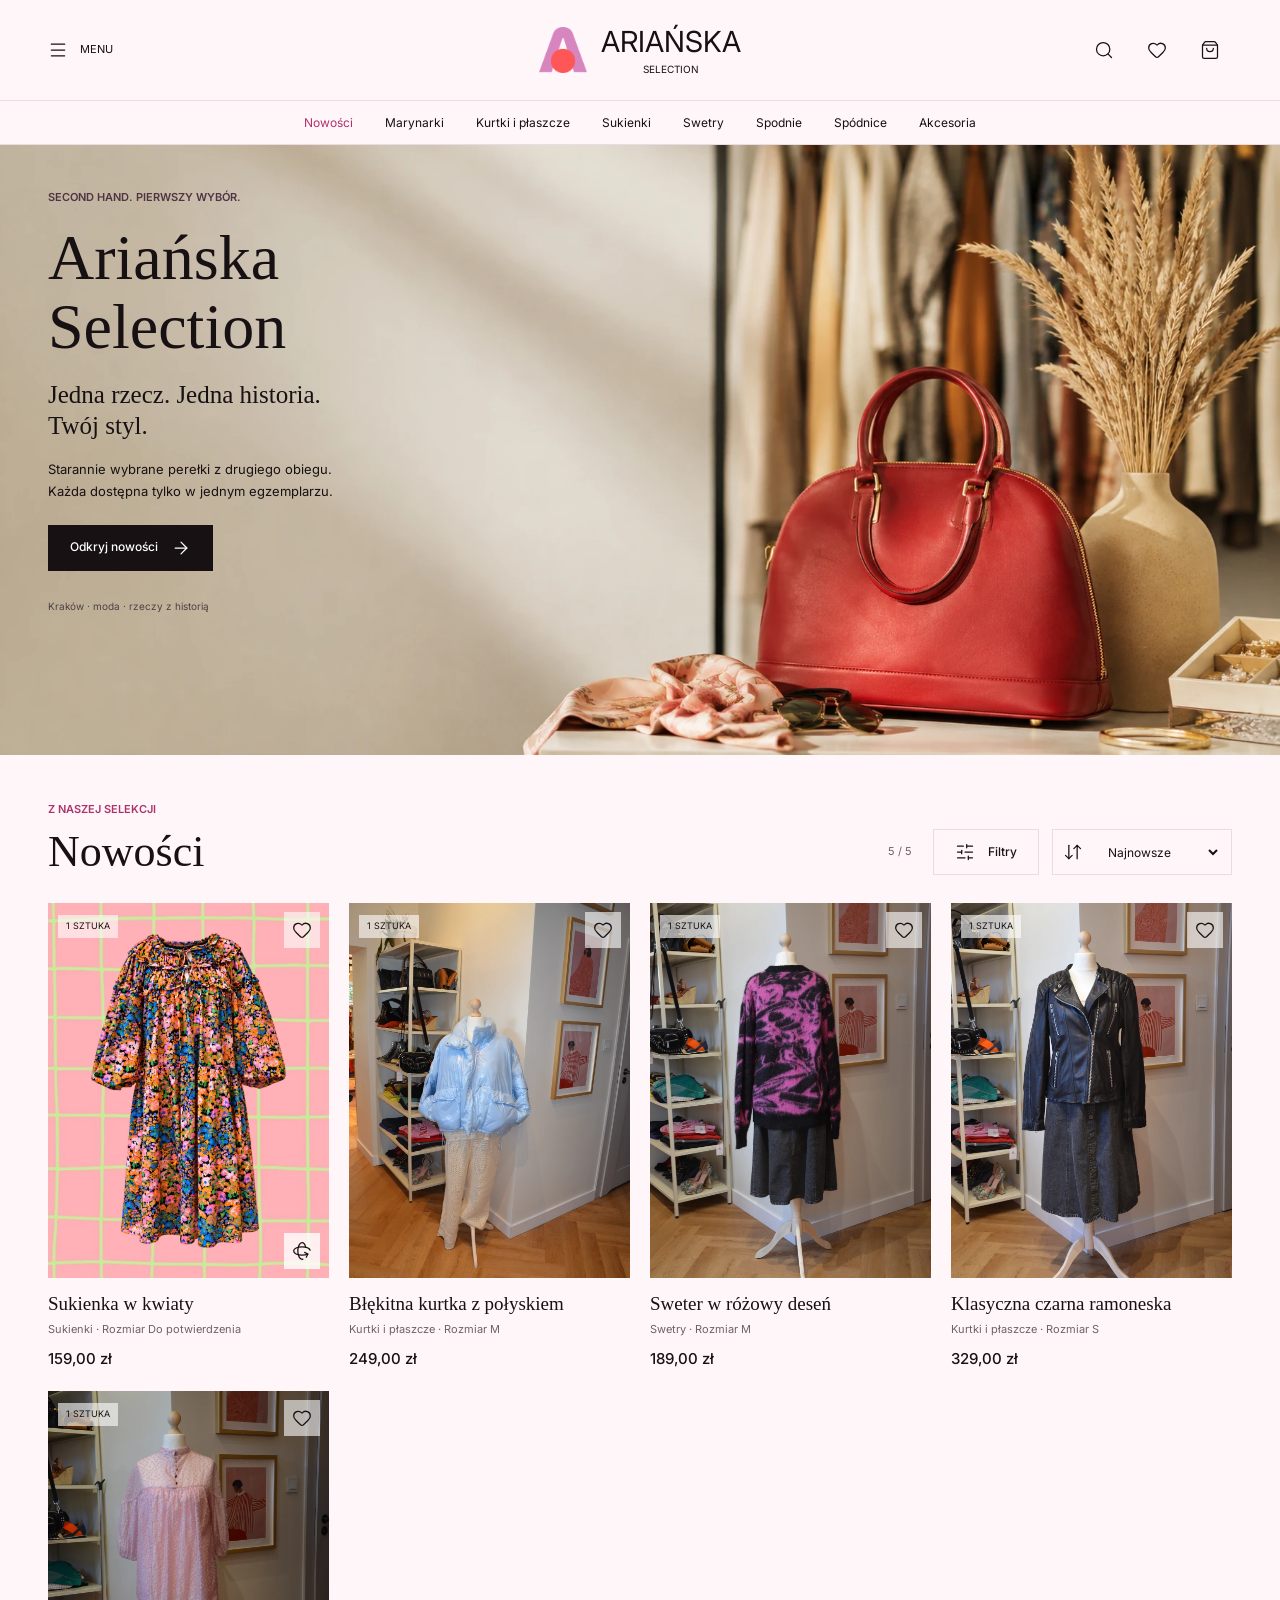
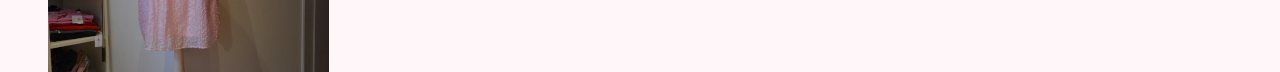
<file: index.html>
<!doctype html>
<html lang="pl">
<head>
  <meta charset="utf-8">
  <meta name="viewport" content="width=device-width, initial-scale=1">
  <title>Nowości - sklep | Ariańska Selection</title>
  <meta http-equiv="refresh" content="0; url=sklep.html">
  <link rel="canonical" href="sklep.html">
</head>
<body>
  <main>
    <p>Przekierowuję do sklepu Ariańska Selection...</p>
    <p><a href="sklep.html">Przejdź do sklepu</a></p>
  </main>
</body>
</html>
</file>
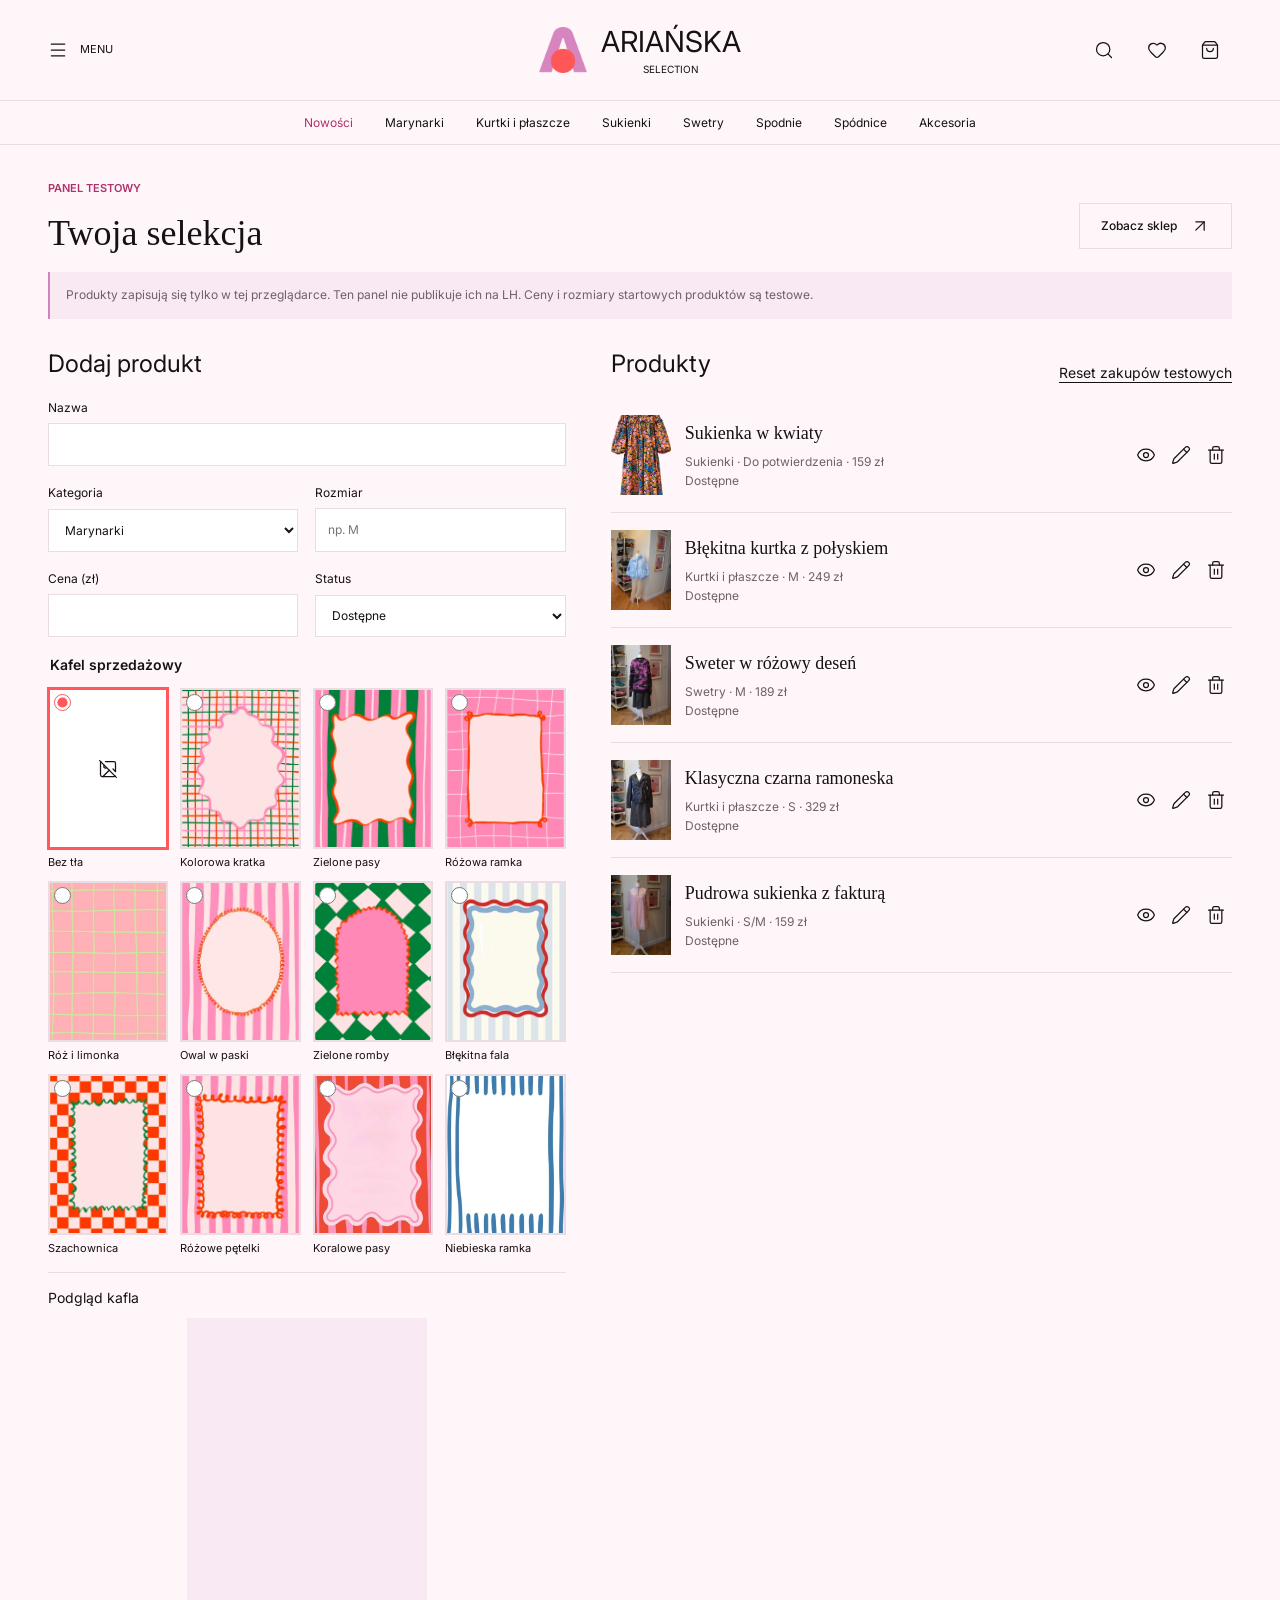
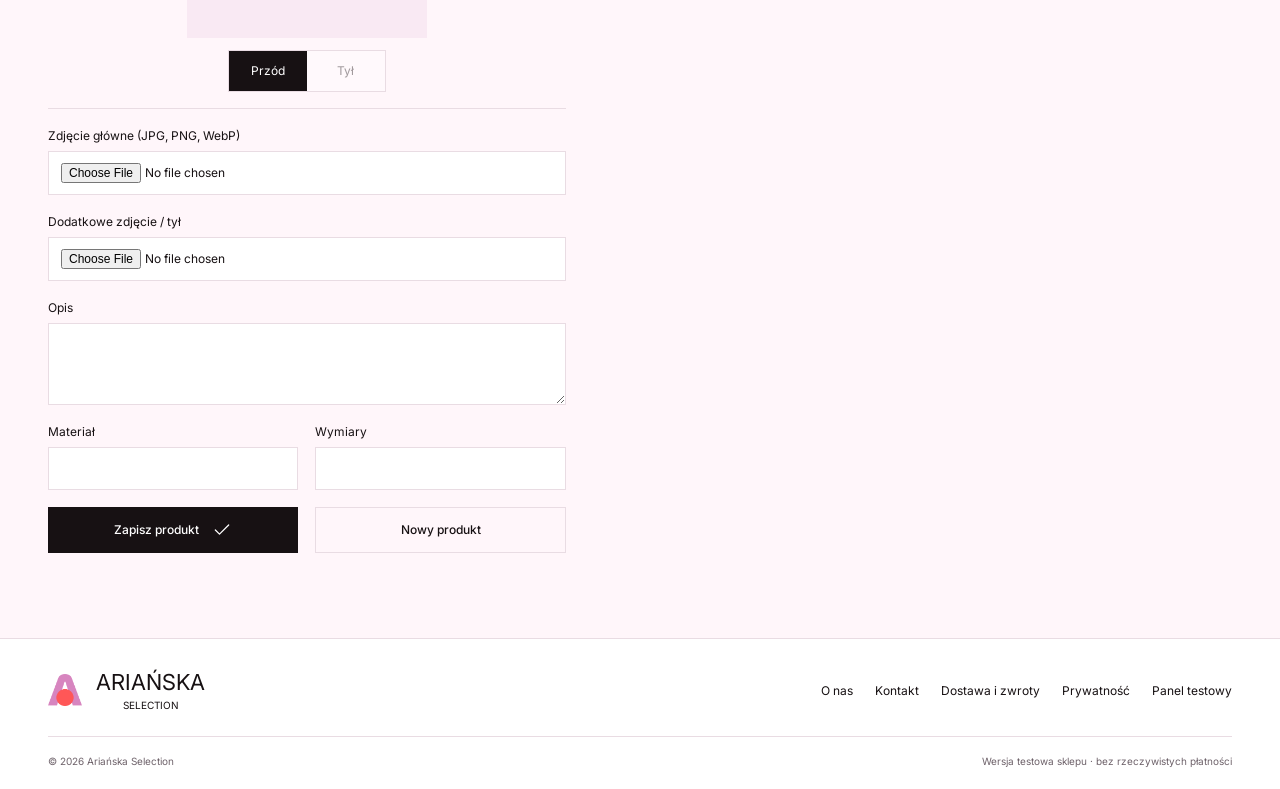
<file: admin.html>
<!doctype html><html lang="pl"><head><meta charset="utf-8"><meta name="viewport" content="width=device-width,initial-scale=1"><title>Panel testowy | Ariańska Selection</title><link rel="stylesheet" href="assets/boutique.css"></head><body data-page="admin"><header id="site-header"></header><main class="section-wrap admin-main"><div class="admin-topline"><div><p class="eyebrow">Panel testowy</p><h1>Twoja selekcja</h1></div><a class="button outline" href="sklep.html">Zobacz sklep <i data-lucide="arrow-up-right"></i></a></div><p class="test-note">Produkty zapisują się tylko w tej przeglądarce. Ten panel nie publikuje ich na LH. Ceny i rozmiary startowych produktów są testowe.</p><div class="admin-layout"><section><h2 id="form-heading">Dodaj produkt</h2><form class="admin-form" id="product-form"><label class="wide">Nazwa<input name="name" required maxlength="100"></label><label>Kategoria<select name="category"><option>Marynarki</option><option>Kurtki i płaszcze</option><option>Sukienki</option><option>Swetry</option><option>Spodnie</option><option>Spódnice</option><option>Akcesoria</option></select></label><label>Rozmiar<input name="size" required maxlength="20" placeholder="np. M"></label><label>Cena (zł)<input name="price" type="number" required min="0.01" step="0.01"></label><label>Status<select name="status"><option value="available">Dostępne</option><option value="reserved">Zarezerwowane</option><option value="sold">Sprzedane</option></select></label><fieldset class="wide tile-picker"><legend>Kafel sprzedażowy</legend><div class="tile-options" id="tile-options"></div></fieldset><section class="wide editor-preview"><h3>Podgląd kafla</h3><div class="editor-preview-frame" id="editor-preview-frame"><img id="editor-backdrop" alt="" hidden><img id="admin-preview" alt="Podgląd produktu" hidden></div><div class="preview-sides"><button type="button" data-preview-side="front" aria-pressed="true">Przód</button><button type="button" data-preview-side="back" aria-pressed="false" disabled>Tył</button></div></section><label class="wide">Zdjęcie główne (JPG, PNG, WebP)<input name="cover" type="file" accept="image/jpeg,image/png,image/webp"></label><label class="wide">Dodatkowe zdjęcie / tył<input name="back" type="file" accept="image/jpeg,image/png,image/webp"></label><label class="wide">Opis<textarea name="description" rows="3" maxlength="2000"></textarea></label><label>Materiał<input name="material" maxlength="120"></label><label>Wymiary<input name="dimensions" maxlength="200"></label><button class="button primary" type="submit">Zapisz produkt <i data-lucide="check"></i></button><button class="button outline" type="reset">Nowy produkt</button><p class="admin-message" role="status" id="admin-message"></p></form></section><section><div class="admin-topline"><h2>Produkty</h2><button class="text-button" id="reset-demo">Reset zakupów testowych</button></div><div class="admin-list" id="admin-list"></div></section></div></main><footer id="site-footer"></footer><script src="assets/lucide.min.js"></script><script src="assets/shop-products.js"></script><script src="assets/shop-storage.js"></script><script src="assets/boutique.js"></script><script src="assets/shop-backgrounds.js"></script><script src="assets/boutique-admin.js"></script></body></html>
</file>
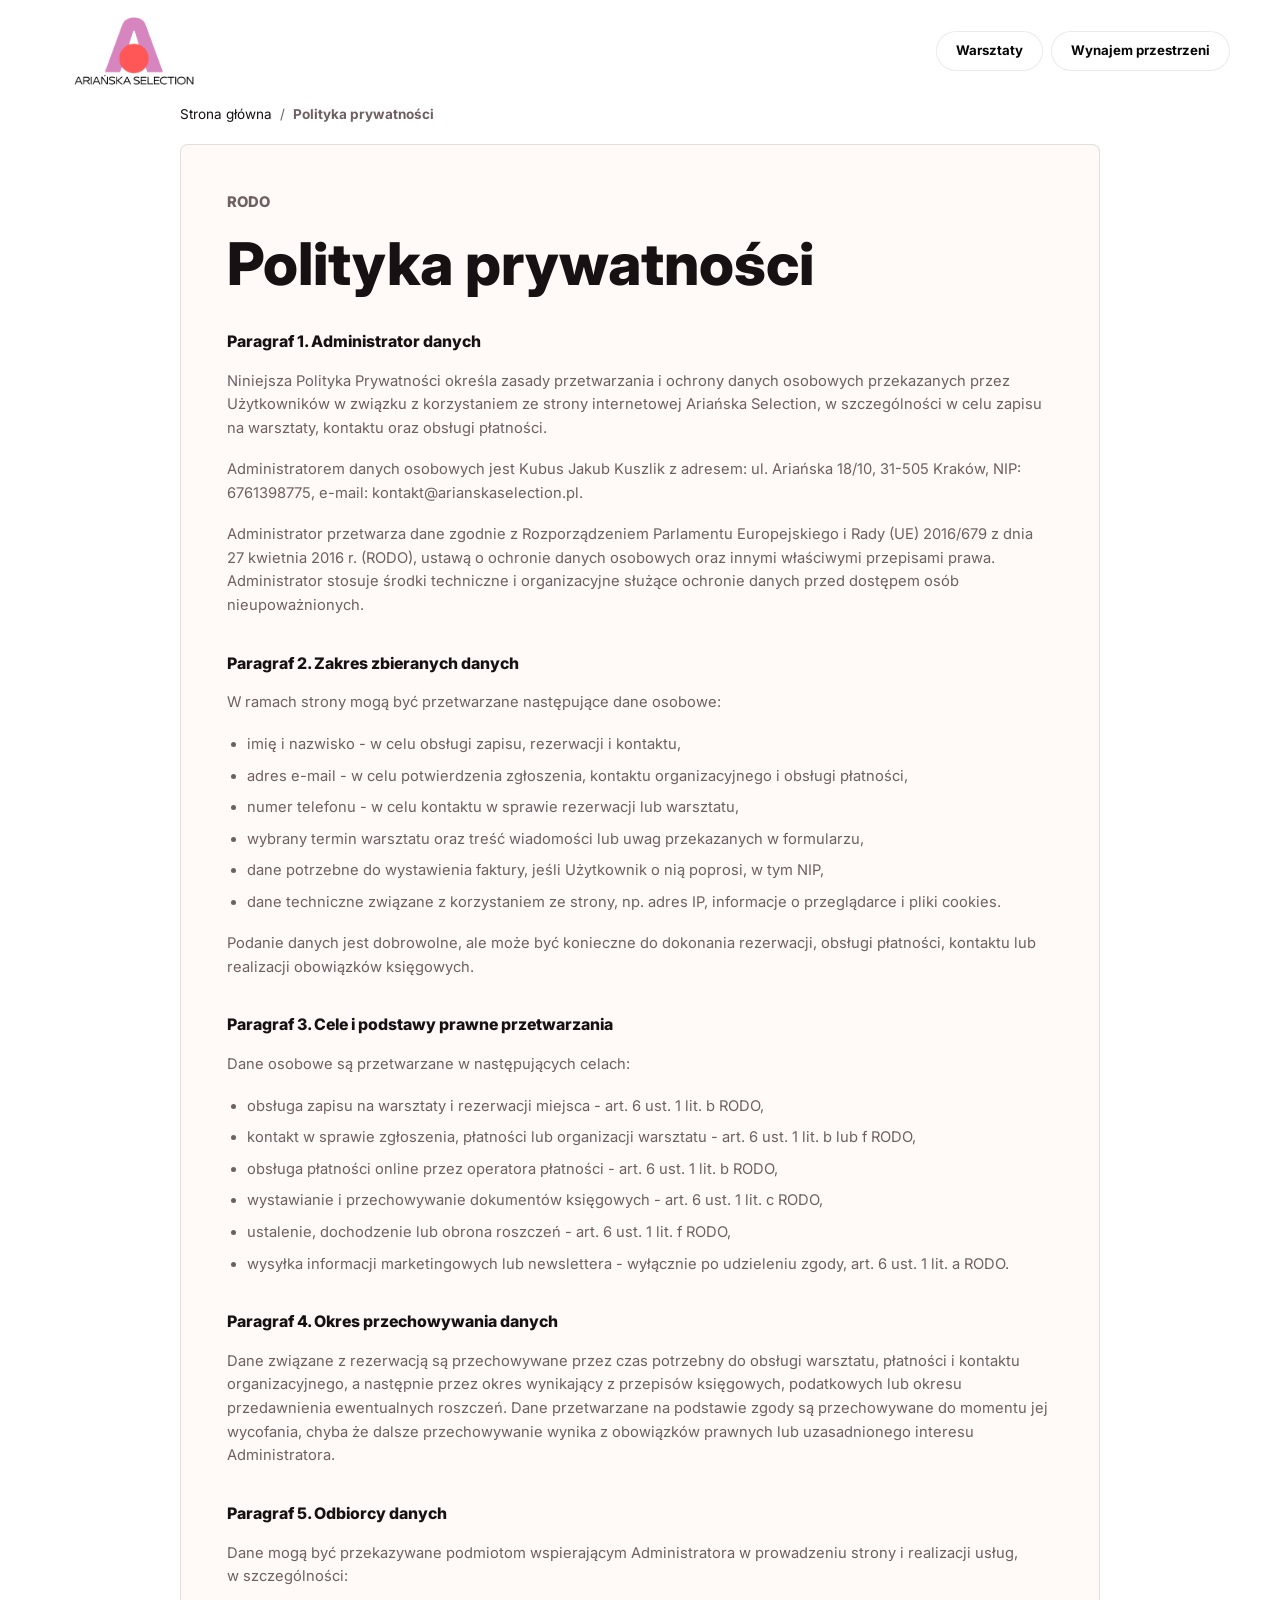
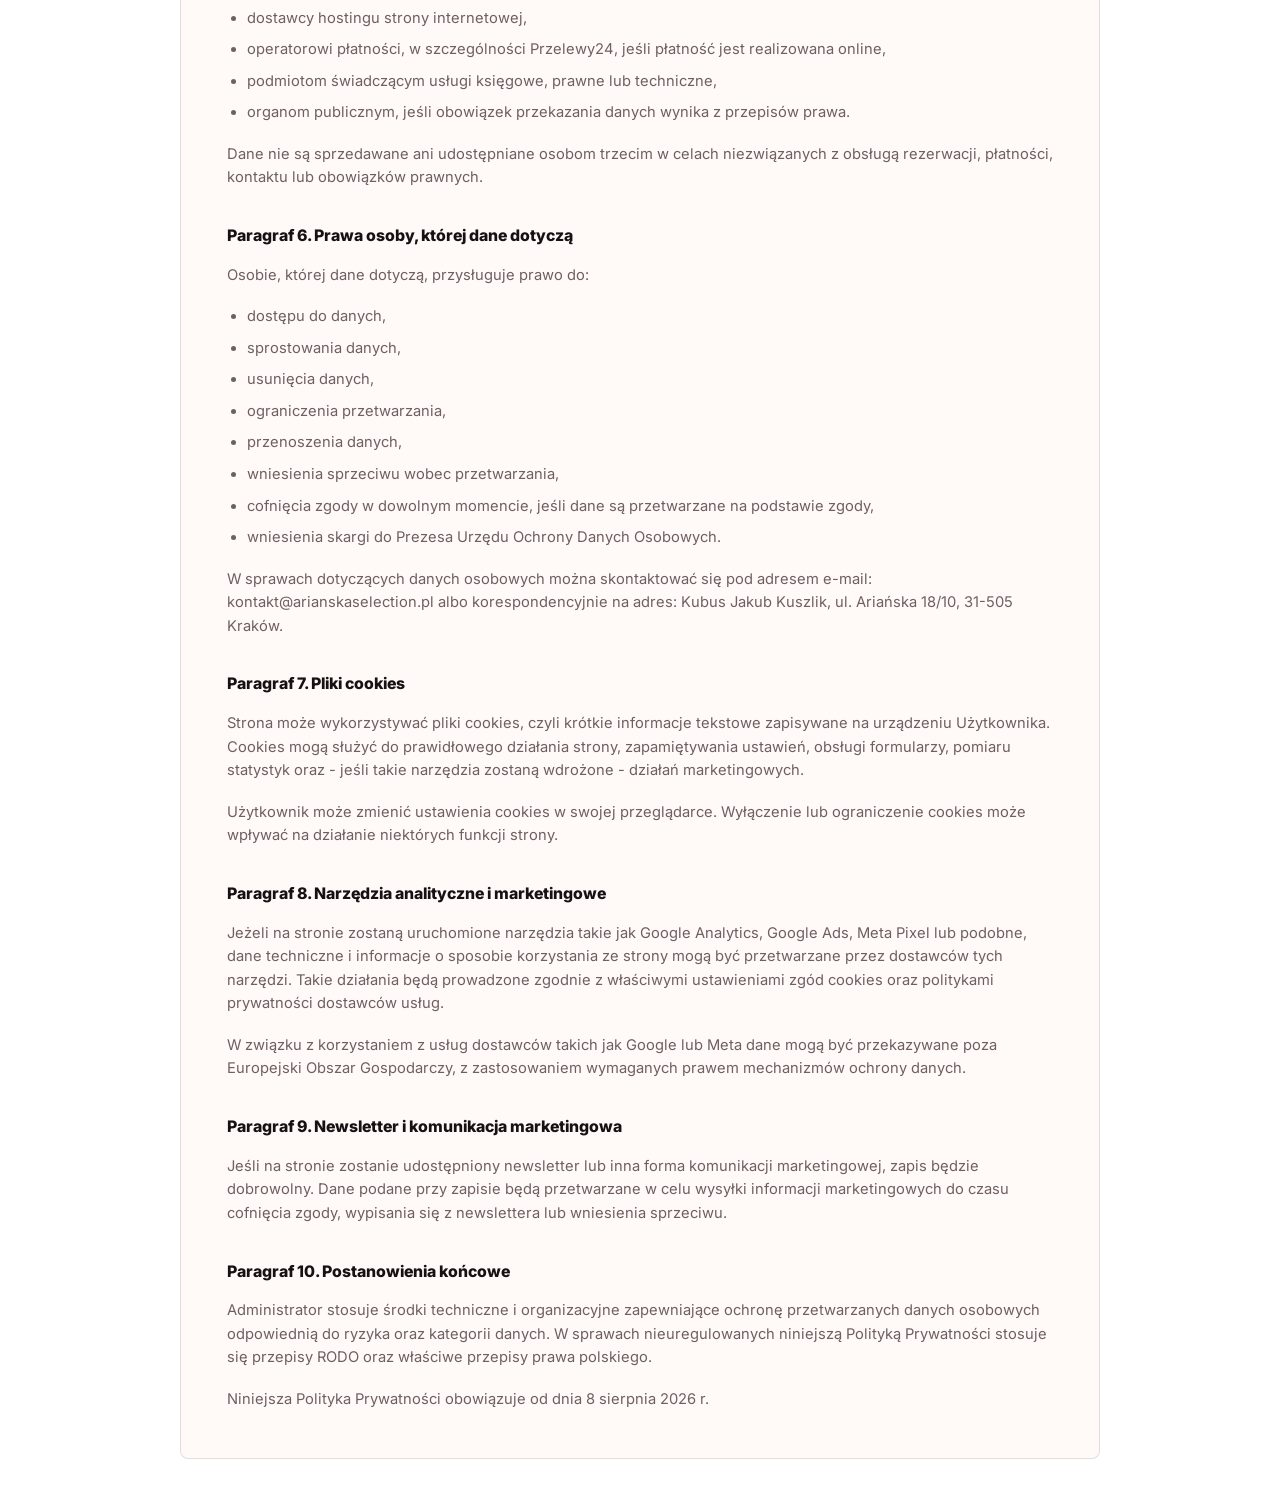
<file: polityka-prywatnosci.html>
<!doctype html>
<html lang="pl">
  <head>
    <meta charset="utf-8">
    <meta name="viewport" content="width=device-width, initial-scale=1">
    <title>Polityka prywatności | Ariańska Selection</title>
    <meta
      name="description"
      content="Polityka prywatności i informacje RODO dla strony Ariańska Selection."
    >
    <link rel="preconnect" href="https://fonts.googleapis.com">
    <link rel="preconnect" href="https://fonts.gstatic.com" crossorigin>
    <link
      href="https://fonts.googleapis.com/css2?family=Inter:wght@400;500;600;700;800&display=swap"
      rel="stylesheet"
    >
    <link rel="stylesheet" href="styles.css?v=74">
  </head>
  <body class="commerce-page">
    <header class="commerce-topbar">
      <a class="brand" href="/" aria-label="Ariańska Selection">
        <img src="assets/logo-menu.png" alt="Ariańska Selection">
      </a>
      <div class="site-menu" aria-label="Menu strony">
        <a href="/">Warsztaty</a>
        <a href="/wynajem">Wynajem przestrzeni</a>
      </div>
    </header>

    <main class="commerce-shell legal-page">
      <nav class="breadcrumbs" aria-label="Ścieżka">
        <a href="/">Strona główna</a>
        <span>/</span>
        <strong>Polityka prywatności</strong>
      </nav>

      <article class="legal-block legal-document">
        <p class="section-kicker">RODO</p>
        <h1>Polityka prywatności</h1>

        <h2>Paragraf 1. Administrator danych</h2>
        <p>
          Niniejsza Polityka Prywatności określa zasady przetwarzania i ochrony
          danych osobowych przekazanych przez Użytkowników w związku z korzystaniem
          ze strony internetowej Ariańska Selection, w szczególności w celu zapisu
          na warsztaty, kontaktu oraz obsługi płatności.
        </p>
        <p>
          Administratorem danych osobowych jest Kubus Jakub Kuszlik z adresem:
          ul. Ariańska 18/10, 31-505 Kraków, NIP: 6761398775, e-mail:
          kontakt@arianskaselection.pl.
        </p>
        <p>
          Administrator przetwarza dane zgodnie z Rozporządzeniem Parlamentu
          Europejskiego i Rady (UE) 2016/679 z dnia 27 kwietnia 2016 r. (RODO),
          ustawą o ochronie danych osobowych oraz innymi właściwymi przepisami
          prawa. Administrator stosuje środki techniczne i organizacyjne służące
          ochronie danych przed dostępem osób nieupoważnionych.
        </p>

        <h2>Paragraf 2. Zakres zbieranych danych</h2>
        <p>W ramach strony mogą być przetwarzane następujące dane osobowe:</p>
        <ul>
          <li>imię i nazwisko - w celu obsługi zapisu, rezerwacji i kontaktu,</li>
          <li>adres e-mail - w celu potwierdzenia zgłoszenia, kontaktu organizacyjnego i obsługi płatności,</li>
          <li>numer telefonu - w celu kontaktu w sprawie rezerwacji lub warsztatu,</li>
          <li>wybrany termin warsztatu oraz treść wiadomości lub uwag przekazanych w formularzu,</li>
          <li>dane potrzebne do wystawienia faktury, jeśli Użytkownik o nią poprosi, w tym NIP,</li>
          <li>dane techniczne związane z korzystaniem ze strony, np. adres IP, informacje o przeglądarce i pliki cookies.</li>
        </ul>
        <p>
          Podanie danych jest dobrowolne, ale może być konieczne do dokonania
          rezerwacji, obsługi płatności, kontaktu lub realizacji obowiązków
          księgowych.
        </p>

        <h2>Paragraf 3. Cele i podstawy prawne przetwarzania</h2>
        <p>Dane osobowe są przetwarzane w następujących celach:</p>
        <ul>
          <li>obsługa zapisu na warsztaty i rezerwacji miejsca - art. 6 ust. 1 lit. b RODO,</li>
          <li>kontakt w sprawie zgłoszenia, płatności lub organizacji warsztatu - art. 6 ust. 1 lit. b lub f RODO,</li>
          <li>obsługa płatności online przez operatora płatności - art. 6 ust. 1 lit. b RODO,</li>
          <li>wystawianie i przechowywanie dokumentów księgowych - art. 6 ust. 1 lit. c RODO,</li>
          <li>ustalenie, dochodzenie lub obrona roszczeń - art. 6 ust. 1 lit. f RODO,</li>
          <li>wysyłka informacji marketingowych lub newslettera - wyłącznie po udzieleniu zgody, art. 6 ust. 1 lit. a RODO.</li>
        </ul>

        <h2>Paragraf 4. Okres przechowywania danych</h2>
        <p>
          Dane związane z rezerwacją są przechowywane przez czas potrzebny do
          obsługi warsztatu, płatności i kontaktu organizacyjnego, a następnie
          przez okres wynikający z przepisów księgowych, podatkowych lub okresu
          przedawnienia ewentualnych roszczeń. Dane przetwarzane na podstawie zgody
          są przechowywane do momentu jej wycofania, chyba że dalsze przechowywanie
          wynika z obowiązków prawnych lub uzasadnionego interesu Administratora.
        </p>

        <h2>Paragraf 5. Odbiorcy danych</h2>
        <p>
          Dane mogą być przekazywane podmiotom wspierającym Administratora w
          prowadzeniu strony i realizacji usług, w szczególności:
        </p>
        <ul>
          <li>dostawcy hostingu strony internetowej,</li>
          <li>operatorowi płatności, w szczególności Przelewy24, jeśli płatność jest realizowana online,</li>
          <li>podmiotom świadczącym usługi księgowe, prawne lub techniczne,</li>
          <li>organom publicznym, jeśli obowiązek przekazania danych wynika z przepisów prawa.</li>
        </ul>
        <p>
          Dane nie są sprzedawane ani udostępniane osobom trzecim w celach
          niezwiązanych z obsługą rezerwacji, płatności, kontaktu lub obowiązków
          prawnych.
        </p>

        <h2>Paragraf 6. Prawa osoby, której dane dotyczą</h2>
        <p>Osobie, której dane dotyczą, przysługuje prawo do:</p>
        <ul>
          <li>dostępu do danych,</li>
          <li>sprostowania danych,</li>
          <li>usunięcia danych,</li>
          <li>ograniczenia przetwarzania,</li>
          <li>przenoszenia danych,</li>
          <li>wniesienia sprzeciwu wobec przetwarzania,</li>
          <li>cofnięcia zgody w dowolnym momencie, jeśli dane są przetwarzane na podstawie zgody,</li>
          <li>wniesienia skargi do Prezesa Urzędu Ochrony Danych Osobowych.</li>
        </ul>
        <p>
          W sprawach dotyczących danych osobowych można skontaktować się pod adresem
          e-mail: kontakt@arianskaselection.pl albo korespondencyjnie na adres:
          Kubus Jakub Kuszlik, ul. Ariańska 18/10, 31-505 Kraków.
        </p>

        <h2>Paragraf 7. Pliki cookies</h2>
        <p>
          Strona może wykorzystywać pliki cookies, czyli krótkie informacje tekstowe
          zapisywane na urządzeniu Użytkownika. Cookies mogą służyć do prawidłowego
          działania strony, zapamiętywania ustawień, obsługi formularzy, pomiaru
          statystyk oraz - jeśli takie narzędzia zostaną wdrożone - działań
          marketingowych.
        </p>
        <p>
          Użytkownik może zmienić ustawienia cookies w swojej przeglądarce. Wyłączenie
          lub ograniczenie cookies może wpływać na działanie niektórych funkcji strony.
        </p>

        <h2>Paragraf 8. Narzędzia analityczne i marketingowe</h2>
        <p>
          Jeżeli na stronie zostaną uruchomione narzędzia takie jak Google Analytics,
          Google Ads, Meta Pixel lub podobne, dane techniczne i informacje o sposobie
          korzystania ze strony mogą być przetwarzane przez dostawców tych narzędzi.
          Takie działania będą prowadzone zgodnie z właściwymi ustawieniami zgód
          cookies oraz politykami prywatności dostawców usług.
        </p>
        <p>
          W związku z korzystaniem z usług dostawców takich jak Google lub Meta dane
          mogą być przekazywane poza Europejski Obszar Gospodarczy, z zastosowaniem
          wymaganych prawem mechanizmów ochrony danych.
        </p>

        <h2>Paragraf 9. Newsletter i komunikacja marketingowa</h2>
        <p>
          Jeśli na stronie zostanie udostępniony newsletter lub inna forma komunikacji
          marketingowej, zapis będzie dobrowolny. Dane podane przy zapisie będą
          przetwarzane w celu wysyłki informacji marketingowych do czasu cofnięcia
          zgody, wypisania się z newslettera lub wniesienia sprzeciwu.
        </p>

        <h2>Paragraf 10. Postanowienia końcowe</h2>
        <p>
          Administrator stosuje środki techniczne i organizacyjne zapewniające ochronę
          przetwarzanych danych osobowych odpowiednią do ryzyka oraz kategorii danych.
          W sprawach nieuregulowanych niniejszą Polityką Prywatności stosuje się
          przepisy RODO oraz właściwe przepisy prawa polskiego.
        </p>
        <p>Niniejsza Polityka Prywatności obowiązuje od dnia 8 sierpnia 2026 r.</p>
      </article>
    </main>
    <script src="assets/typography.js?v=1"></script>
  </body>
</html>
</file>
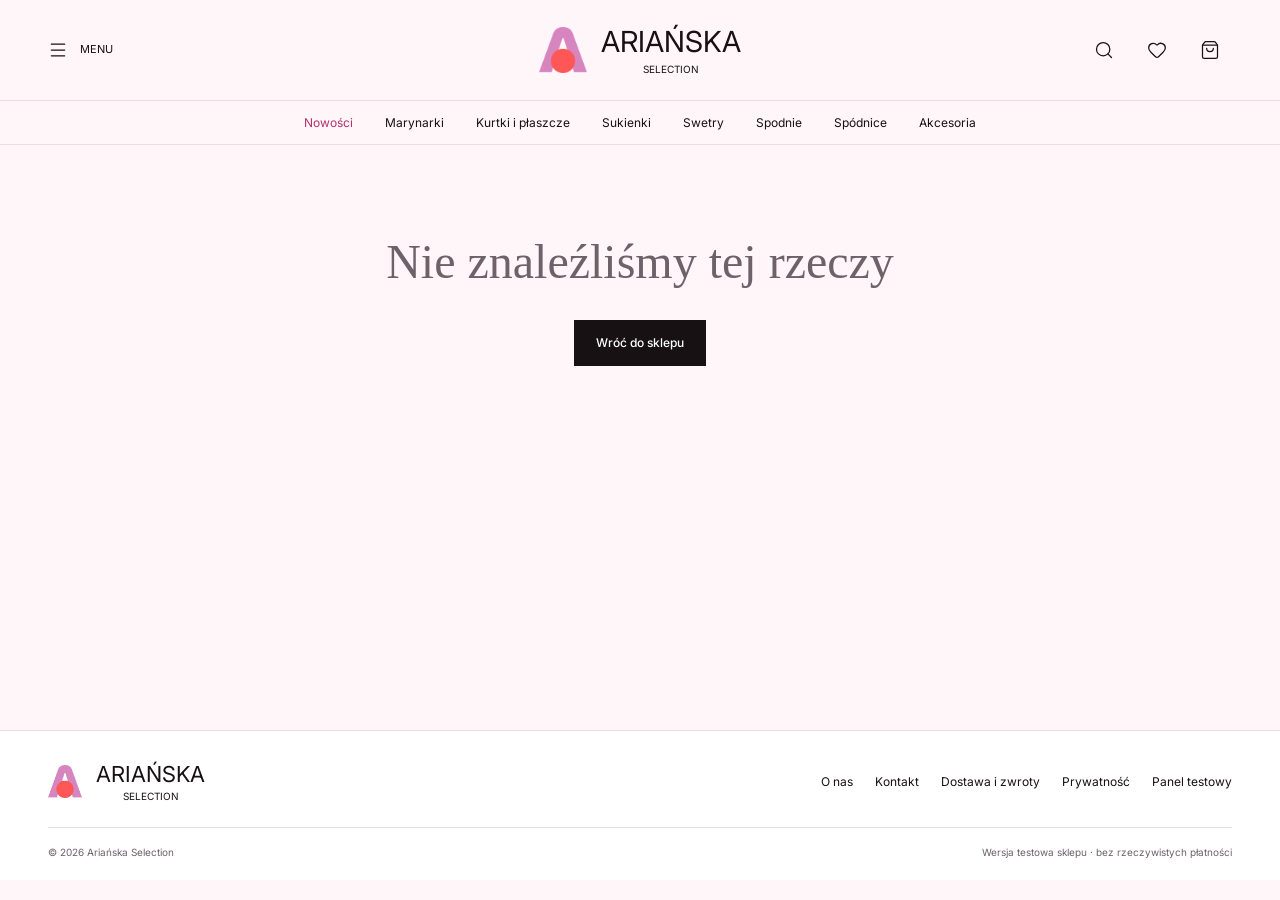
<file: produkt.html>
<!doctype html><html lang="pl"><head><meta charset="utf-8"><meta name="viewport" content="width=device-width,initial-scale=1"><title>Produkt | Ariańska Selection</title><link rel="stylesheet" href="assets/boutique.css"></head><body data-page="product"><header id="site-header"></header><main class="section-wrap detail-main" id="product-view"></main><footer id="site-footer"></footer><script src="assets/lucide.min.js"></script><script src="assets/shop-products.js"></script><script src="assets/shop-storage.js"></script><script src="assets/boutique.js"></script></body></html>
</file>
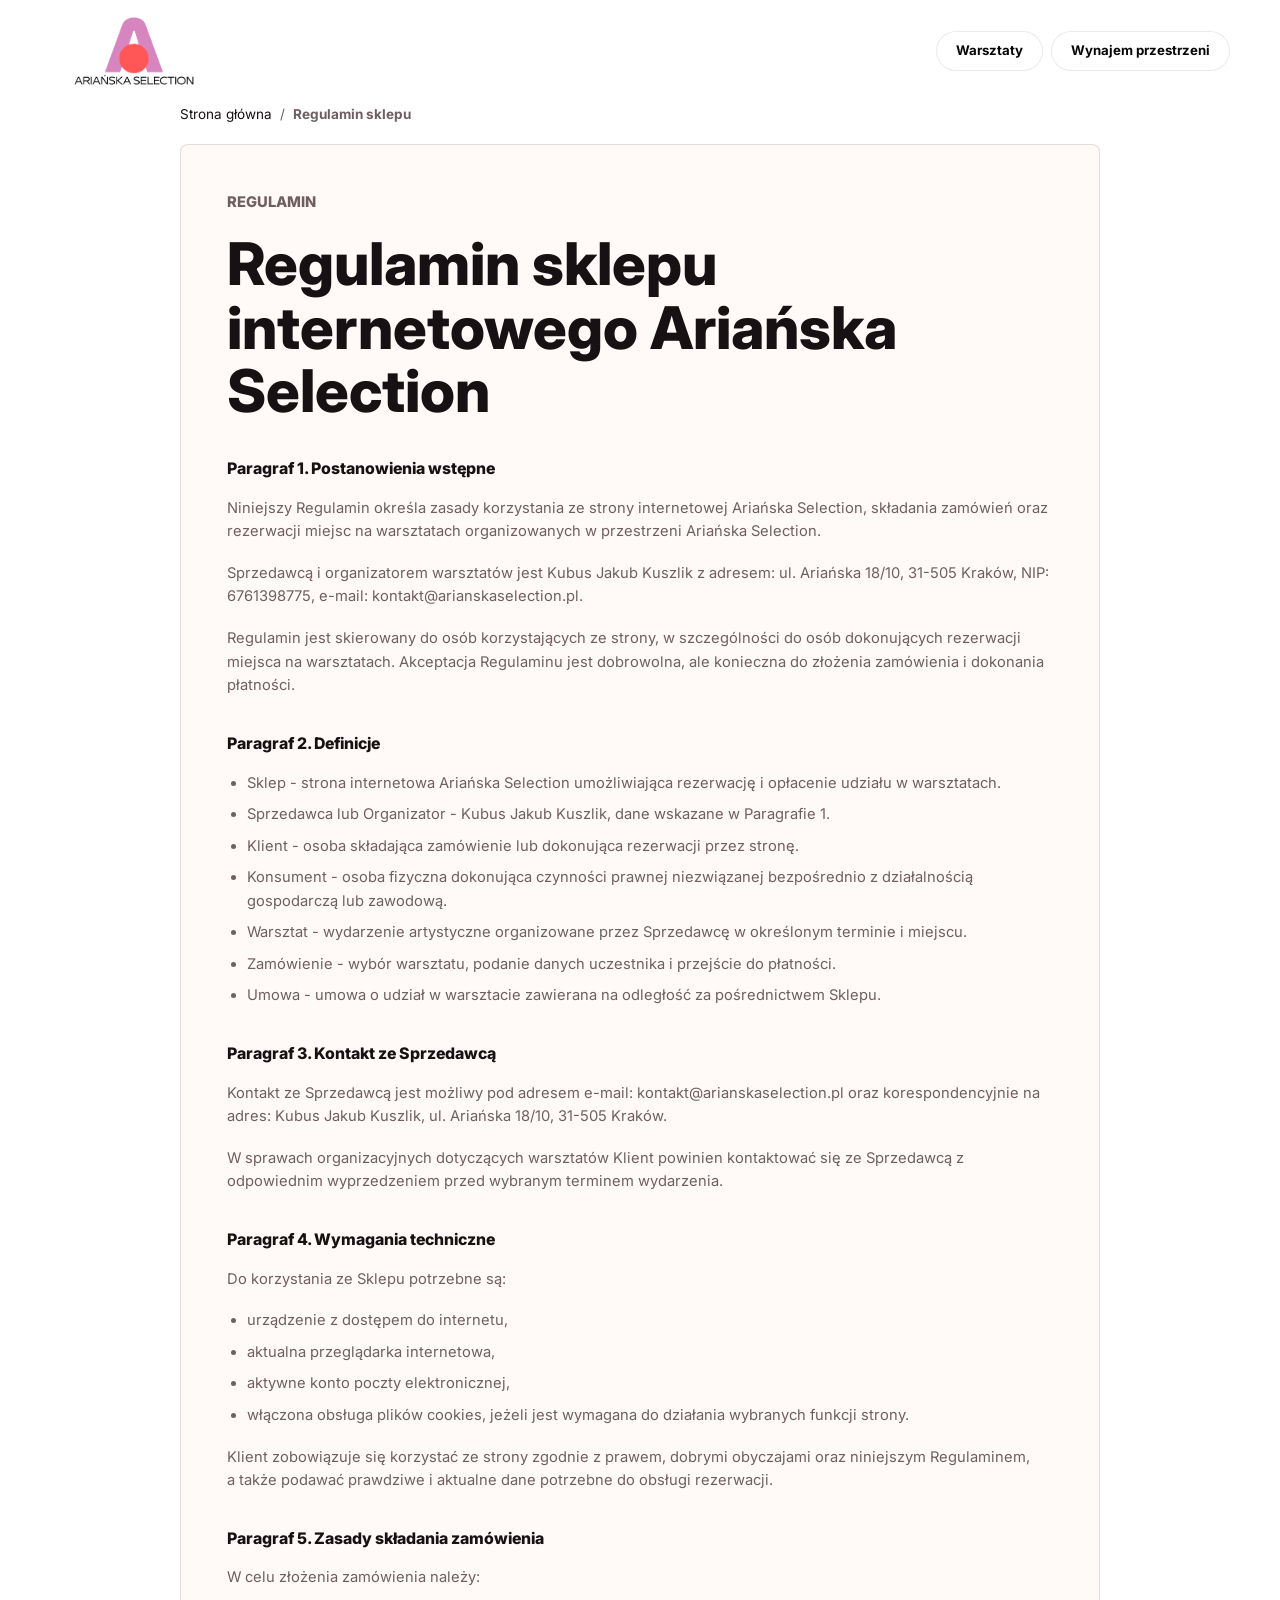
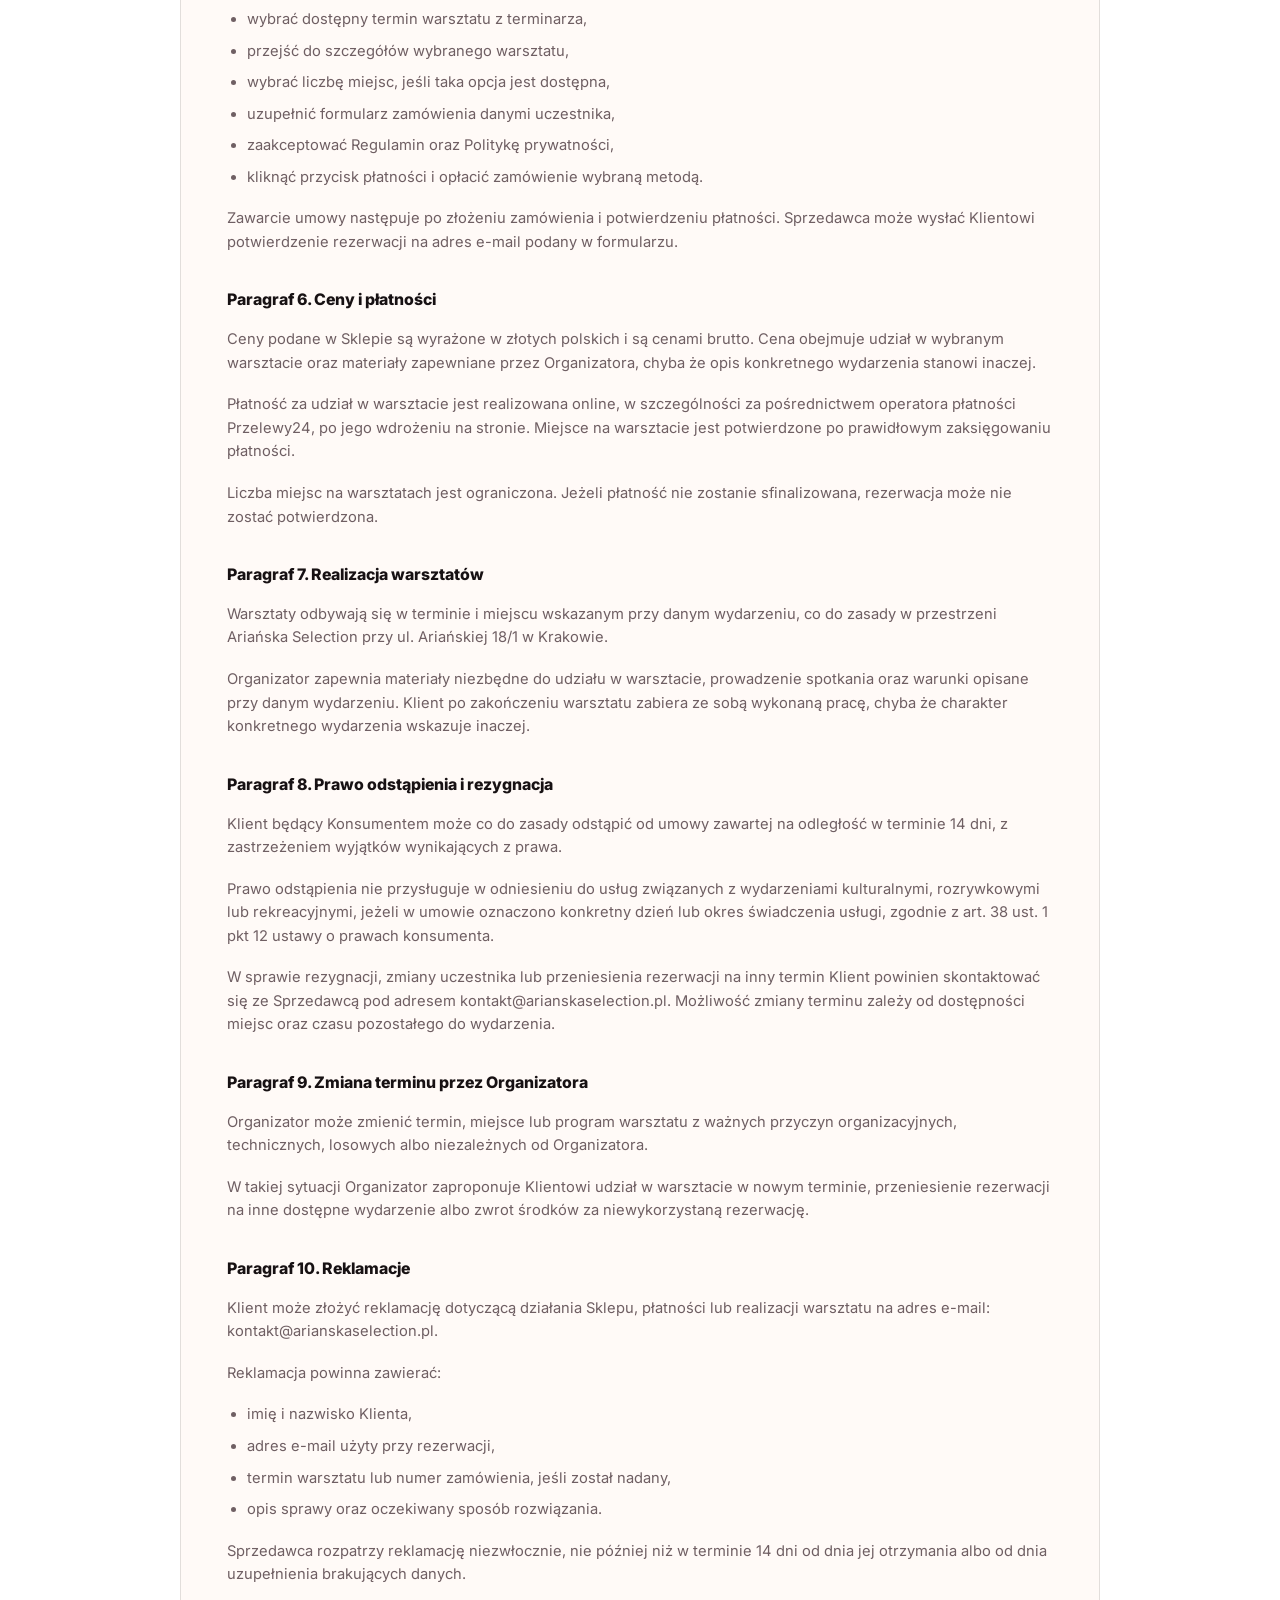
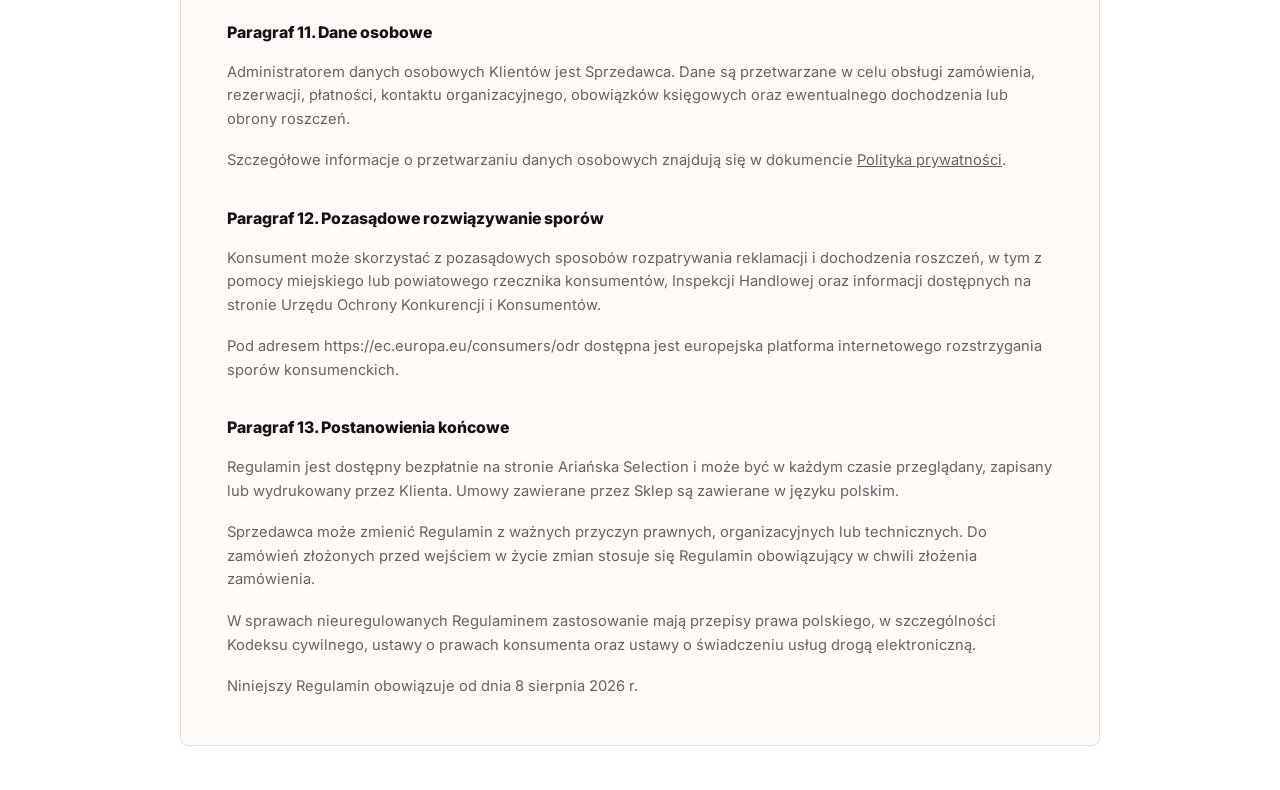
<file: regulamin-sklepu.html>
<!doctype html>
<html lang="pl">
  <head>
    <meta charset="utf-8">
    <meta name="viewport" content="width=device-width, initial-scale=1">
    <title>Regulamin sklepu | Ariańska Selection</title>
    <meta
      name="description"
      content="Regulamin sklepu internetowego i rezerwacji warsztatów Ariańska Selection."
    >
    <link rel="preconnect" href="https://fonts.googleapis.com">
    <link rel="preconnect" href="https://fonts.gstatic.com" crossorigin>
    <link
      href="https://fonts.googleapis.com/css2?family=Inter:wght@400;500;600;700;800&display=swap"
      rel="stylesheet"
    >
    <link rel="stylesheet" href="styles.css?v=74">
  </head>
  <body class="commerce-page">
    <header class="commerce-topbar">
      <a class="brand" href="/" aria-label="Ariańska Selection">
        <img src="assets/logo-menu.png" alt="Ariańska Selection">
      </a>
      <div class="site-menu" aria-label="Menu strony">
        <a href="/">Warsztaty</a>
        <a href="/wynajem">Wynajem przestrzeni</a>
      </div>
    </header>

    <main class="commerce-shell legal-page">
      <nav class="breadcrumbs" aria-label="Ścieżka">
        <a href="/">Strona główna</a>
        <span>/</span>
        <strong>Regulamin sklepu</strong>
      </nav>

      <article class="legal-block legal-document">
        <p class="section-kicker">Regulamin</p>
        <h1>Regulamin sklepu internetowego Ariańska Selection</h1>

        <h2>Paragraf 1. Postanowienia wstępne</h2>
        <p>
          Niniejszy Regulamin określa zasady korzystania ze strony internetowej
          Ariańska Selection, składania zamówień oraz rezerwacji miejsc na
          warsztatach organizowanych w przestrzeni Ariańska Selection.
        </p>
        <p>
          Sprzedawcą i organizatorem warsztatów jest Kubus Jakub Kuszlik z adresem:
          ul. Ariańska 18/10, 31-505 Kraków, NIP: 6761398775, e-mail:
          kontakt@arianskaselection.pl.
        </p>
        <p>
          Regulamin jest skierowany do osób korzystających ze strony, w szczególności
          do osób dokonujących rezerwacji miejsca na warsztatach. Akceptacja
          Regulaminu jest dobrowolna, ale konieczna do złożenia zamówienia i
          dokonania płatności.
        </p>

        <h2>Paragraf 2. Definicje</h2>
        <ul>
          <li>Sklep - strona internetowa Ariańska Selection umożliwiająca rezerwację i opłacenie udziału w warsztatach.</li>
          <li>Sprzedawca lub Organizator - Kubus Jakub Kuszlik, dane wskazane w Paragrafie 1.</li>
          <li>Klient - osoba składająca zamówienie lub dokonująca rezerwacji przez stronę.</li>
          <li>Konsument - osoba fizyczna dokonująca czynności prawnej niezwiązanej bezpośrednio z działalnością gospodarczą lub zawodową.</li>
          <li>Warsztat - wydarzenie artystyczne organizowane przez Sprzedawcę w określonym terminie i miejscu.</li>
          <li>Zamówienie - wybór warsztatu, podanie danych uczestnika i przejście do płatności.</li>
          <li>Umowa - umowa o udział w warsztacie zawierana na odległość za pośrednictwem Sklepu.</li>
        </ul>

        <h2>Paragraf 3. Kontakt ze Sprzedawcą</h2>
        <p>
          Kontakt ze Sprzedawcą jest możliwy pod adresem e-mail:
          kontakt@arianskaselection.pl oraz korespondencyjnie na adres:
          Kubus Jakub Kuszlik, ul. Ariańska 18/10, 31-505 Kraków.
        </p>
        <p>
          W sprawach organizacyjnych dotyczących warsztatów Klient powinien
          kontaktować się ze Sprzedawcą z odpowiednim wyprzedzeniem przed wybranym
          terminem wydarzenia.
        </p>

        <h2>Paragraf 4. Wymagania techniczne</h2>
        <p>Do korzystania ze Sklepu potrzebne są:</p>
        <ul>
          <li>urządzenie z dostępem do internetu,</li>
          <li>aktualna przeglądarka internetowa,</li>
          <li>aktywne konto poczty elektronicznej,</li>
          <li>włączona obsługa plików cookies, jeżeli jest wymagana do działania wybranych funkcji strony.</li>
        </ul>
        <p>
          Klient zobowiązuje się korzystać ze strony zgodnie z prawem, dobrymi
          obyczajami oraz niniejszym Regulaminem, a także podawać prawdziwe i
          aktualne dane potrzebne do obsługi rezerwacji.
        </p>

        <h2>Paragraf 5. Zasady składania zamówienia</h2>
        <p>W celu złożenia zamówienia należy:</p>
        <ul>
          <li>wybrać dostępny termin warsztatu z terminarza,</li>
          <li>przejść do szczegółów wybranego warsztatu,</li>
          <li>wybrać liczbę miejsc, jeśli taka opcja jest dostępna,</li>
          <li>uzupełnić formularz zamówienia danymi uczestnika,</li>
          <li>zaakceptować Regulamin oraz Politykę prywatności,</li>
          <li>kliknąć przycisk płatności i opłacić zamówienie wybraną metodą.</li>
        </ul>
        <p>
          Zawarcie umowy następuje po złożeniu zamówienia i potwierdzeniu płatności.
          Sprzedawca może wysłać Klientowi potwierdzenie rezerwacji na adres e-mail
          podany w formularzu.
        </p>

        <h2>Paragraf 6. Ceny i płatności</h2>
        <p>
          Ceny podane w Sklepie są wyrażone w złotych polskich i są cenami brutto.
          Cena obejmuje udział w wybranym warsztacie oraz materiały zapewniane przez
          Organizatora, chyba że opis konkretnego wydarzenia stanowi inaczej.
        </p>
        <p>
          Płatność za udział w warsztacie jest realizowana online, w szczególności
          za pośrednictwem operatora płatności Przelewy24, po jego wdrożeniu na
          stronie. Miejsce na warsztacie jest potwierdzone po prawidłowym
          zaksięgowaniu płatności.
        </p>
        <p>
          Liczba miejsc na warsztatach jest ograniczona. Jeżeli płatność nie zostanie
          sfinalizowana, rezerwacja może nie zostać potwierdzona.
        </p>

        <h2>Paragraf 7. Realizacja warsztatów</h2>
        <p>
          Warsztaty odbywają się w terminie i miejscu wskazanym przy danym wydarzeniu,
          co do zasady w przestrzeni Ariańska Selection przy ul. Ariańskiej 18/1
          w Krakowie.
        </p>
        <p>
          Organizator zapewnia materiały niezbędne do udziału w warsztacie, prowadzenie
          spotkania oraz warunki opisane przy danym wydarzeniu. Klient po zakończeniu
          warsztatu zabiera ze sobą wykonaną pracę, chyba że charakter konkretnego
          wydarzenia wskazuje inaczej.
        </p>

        <h2>Paragraf 8. Prawo odstąpienia i rezygnacja</h2>
        <p>
          Klient będący Konsumentem może co do zasady odstąpić od umowy zawartej na
          odległość w terminie 14 dni, z zastrzeżeniem wyjątków wynikających z prawa.
        </p>
        <p>
          Prawo odstąpienia nie przysługuje w odniesieniu do usług związanych z
          wydarzeniami kulturalnymi, rozrywkowymi lub rekreacyjnymi, jeżeli w umowie
          oznaczono konkretny dzień lub okres świadczenia usługi, zgodnie z art. 38
          ust. 1 pkt 12 ustawy o prawach konsumenta.
        </p>
        <p>
          W sprawie rezygnacji, zmiany uczestnika lub przeniesienia rezerwacji na
          inny termin Klient powinien skontaktować się ze Sprzedawcą pod adresem
          kontakt@arianskaselection.pl. Możliwość zmiany terminu zależy od dostępności
          miejsc oraz czasu pozostałego do wydarzenia.
        </p>

        <h2>Paragraf 9. Zmiana terminu przez Organizatora</h2>
        <p>
          Organizator może zmienić termin, miejsce lub program warsztatu z ważnych
          przyczyn organizacyjnych, technicznych, losowych albo niezależnych od
          Organizatora.
        </p>
        <p>
          W takiej sytuacji Organizator zaproponuje Klientowi udział w warsztacie
          w nowym terminie, przeniesienie rezerwacji na inne dostępne wydarzenie
          albo zwrot środków za niewykorzystaną rezerwację.
        </p>

        <h2>Paragraf 10. Reklamacje</h2>
        <p>
          Klient może złożyć reklamację dotyczącą działania Sklepu, płatności lub
          realizacji warsztatu na adres e-mail: kontakt@arianskaselection.pl.
        </p>
        <p>Reklamacja powinna zawierać:</p>
        <ul>
          <li>imię i nazwisko Klienta,</li>
          <li>adres e-mail użyty przy rezerwacji,</li>
          <li>termin warsztatu lub numer zamówienia, jeśli został nadany,</li>
          <li>opis sprawy oraz oczekiwany sposób rozwiązania.</li>
        </ul>
        <p>
          Sprzedawca rozpatrzy reklamację niezwłocznie, nie później niż w terminie
          14 dni od dnia jej otrzymania albo od dnia uzupełnienia brakujących danych.
        </p>

        <h2>Paragraf 11. Dane osobowe</h2>
        <p>
          Administratorem danych osobowych Klientów jest Sprzedawca. Dane są
          przetwarzane w celu obsługi zamówienia, rezerwacji, płatności, kontaktu
          organizacyjnego, obowiązków księgowych oraz ewentualnego dochodzenia lub
          obrony roszczeń.
        </p>
        <p>
          Szczegółowe informacje o przetwarzaniu danych osobowych znajdują się w
          dokumencie <a href="/polityka-prywatnosci">Polityka prywatności</a>.
        </p>

        <h2>Paragraf 12. Pozasądowe rozwiązywanie sporów</h2>
        <p>
          Konsument może skorzystać z pozasądowych sposobów rozpatrywania reklamacji
          i dochodzenia roszczeń, w tym z pomocy miejskiego lub powiatowego rzecznika
          konsumentów, Inspekcji Handlowej oraz informacji dostępnych na stronie
          Urzędu Ochrony Konkurencji i Konsumentów.
        </p>
        <p>
          Pod adresem https://ec.europa.eu/consumers/odr dostępna jest europejska
          platforma internetowego rozstrzygania sporów konsumenckich.
        </p>

        <h2>Paragraf 13. Postanowienia końcowe</h2>
        <p>
          Regulamin jest dostępny bezpłatnie na stronie Ariańska Selection i może
          być w każdym czasie przeglądany, zapisany lub wydrukowany przez Klienta.
          Umowy zawierane przez Sklep są zawierane w języku polskim.
        </p>
        <p>
          Sprzedawca może zmienić Regulamin z ważnych przyczyn prawnych,
          organizacyjnych lub technicznych. Do zamówień złożonych przed wejściem
          w życie zmian stosuje się Regulamin obowiązujący w chwili złożenia
          zamówienia.
        </p>
        <p>
          W sprawach nieuregulowanych Regulaminem zastosowanie mają przepisy prawa
          polskiego, w szczególności Kodeksu cywilnego, ustawy o prawach konsumenta
          oraz ustawy o świadczeniu usług drogą elektroniczną.
        </p>
        <p>Niniejszy Regulamin obowiązuje od dnia 8 sierpnia 2026 r.</p>
      </article>
    </main>
    <script src="assets/typography.js?v=1"></script>
  </body>
</html>
</file>
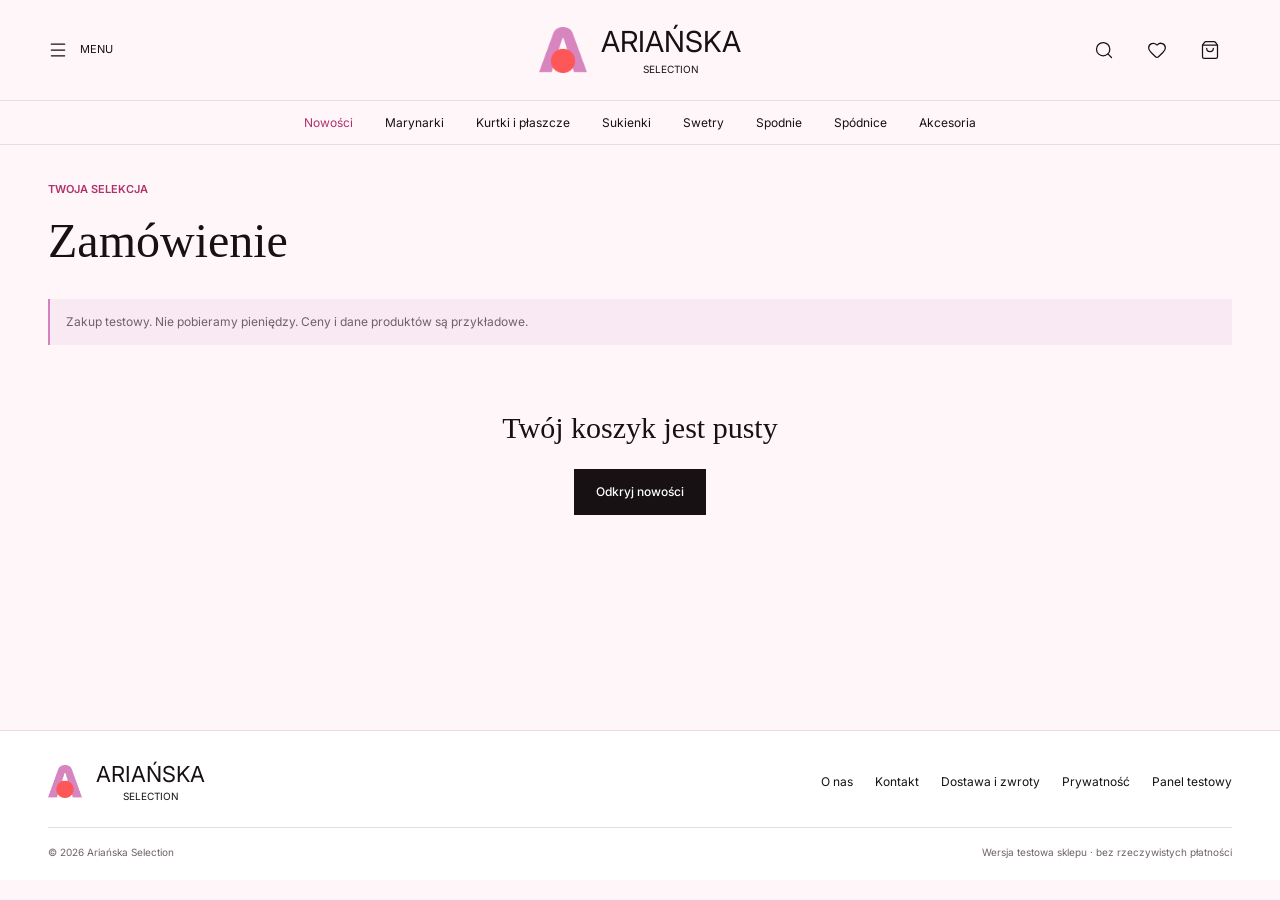
<file: sklep-zamowienie.html>
<!doctype html><html lang="pl"><head><meta charset="utf-8"><meta name="viewport" content="width=device-width,initial-scale=1"><title>Zamówienie testowe | Ariańska Selection</title><link rel="stylesheet" href="assets/boutique.css"></head><body data-page="checkout"><header id="site-header"></header><main class="section-wrap checkout-main"><p class="eyebrow">Twoja selekcja</p><h1>Zamówienie</h1><p class="test-note">Zakup testowy. Nie pobieramy pieniędzy. Ceny i dane produktów są przykładowe.</p><div id="checkout-view"></div></main><footer id="site-footer"></footer><script src="assets/lucide.min.js"></script><script src="assets/shop-products.js"></script><script src="assets/shop-storage.js"></script><script src="assets/boutique.js"></script></body></html>
</file>
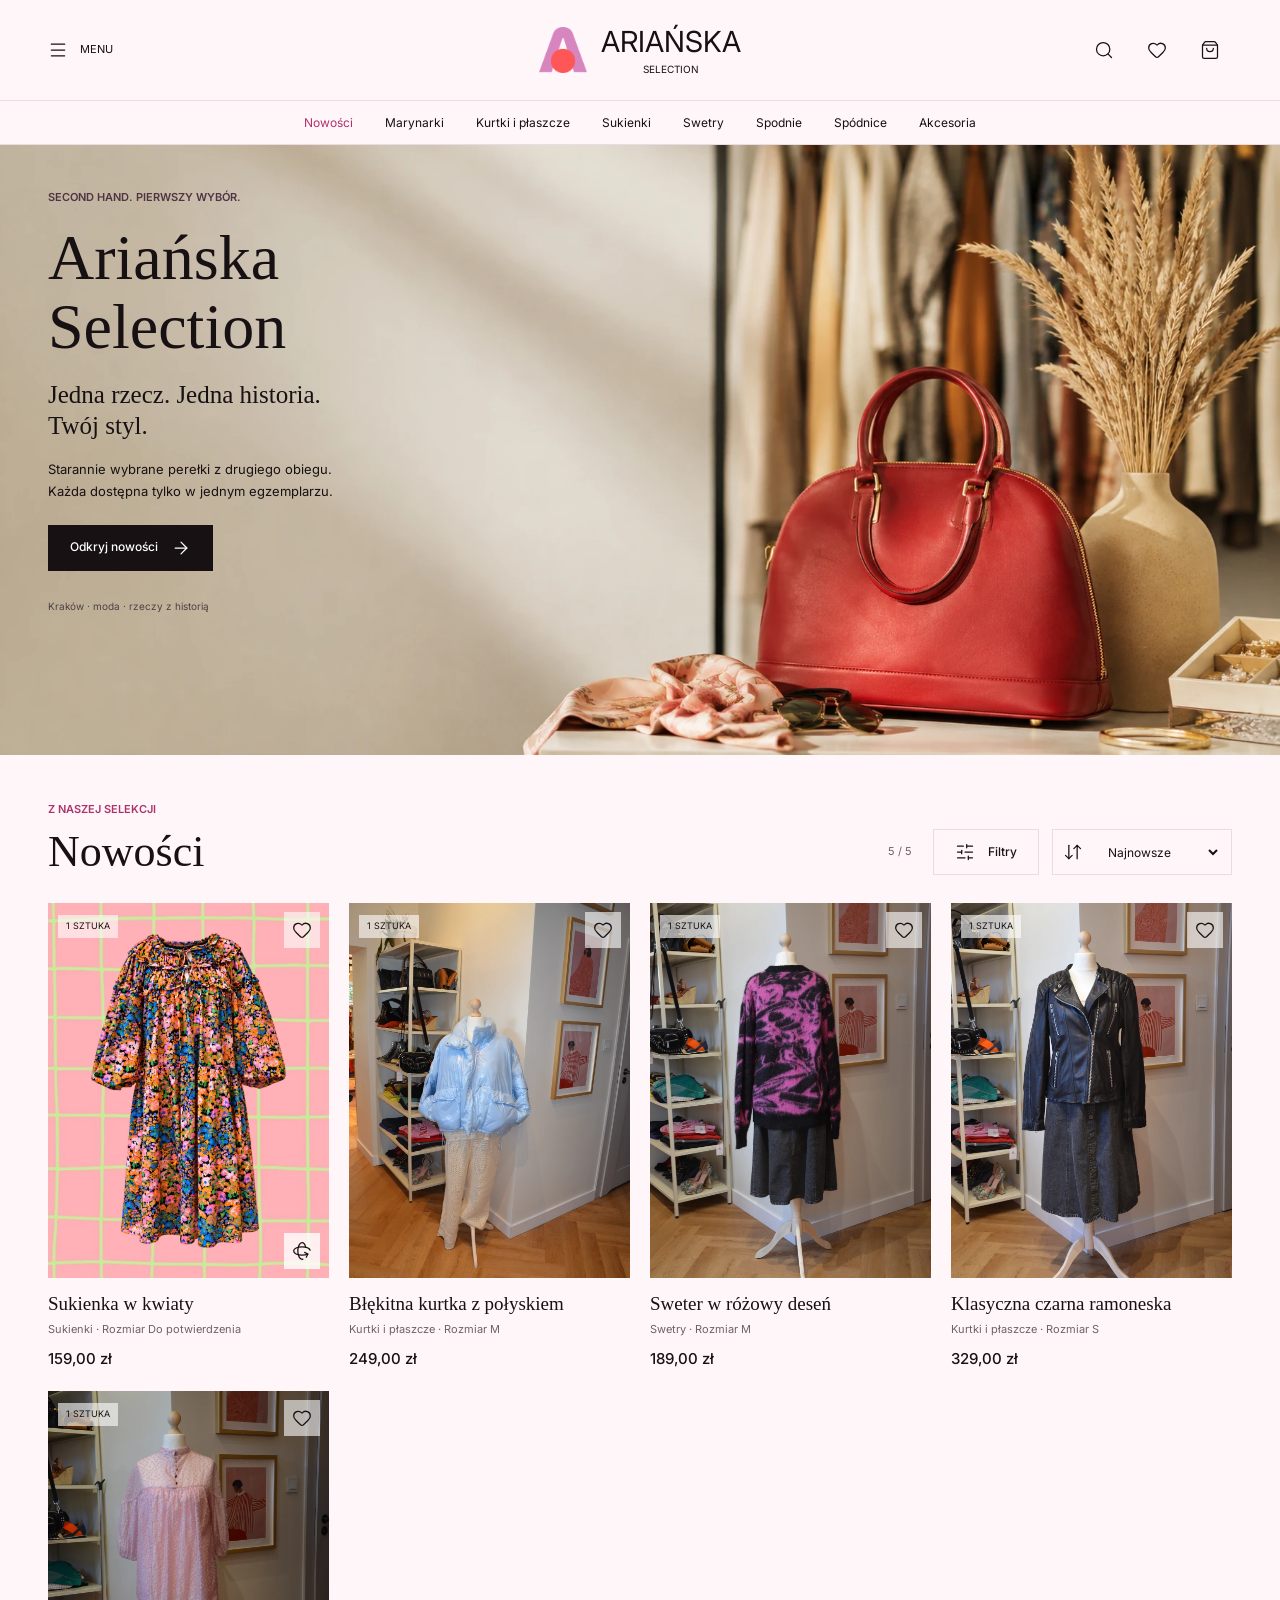
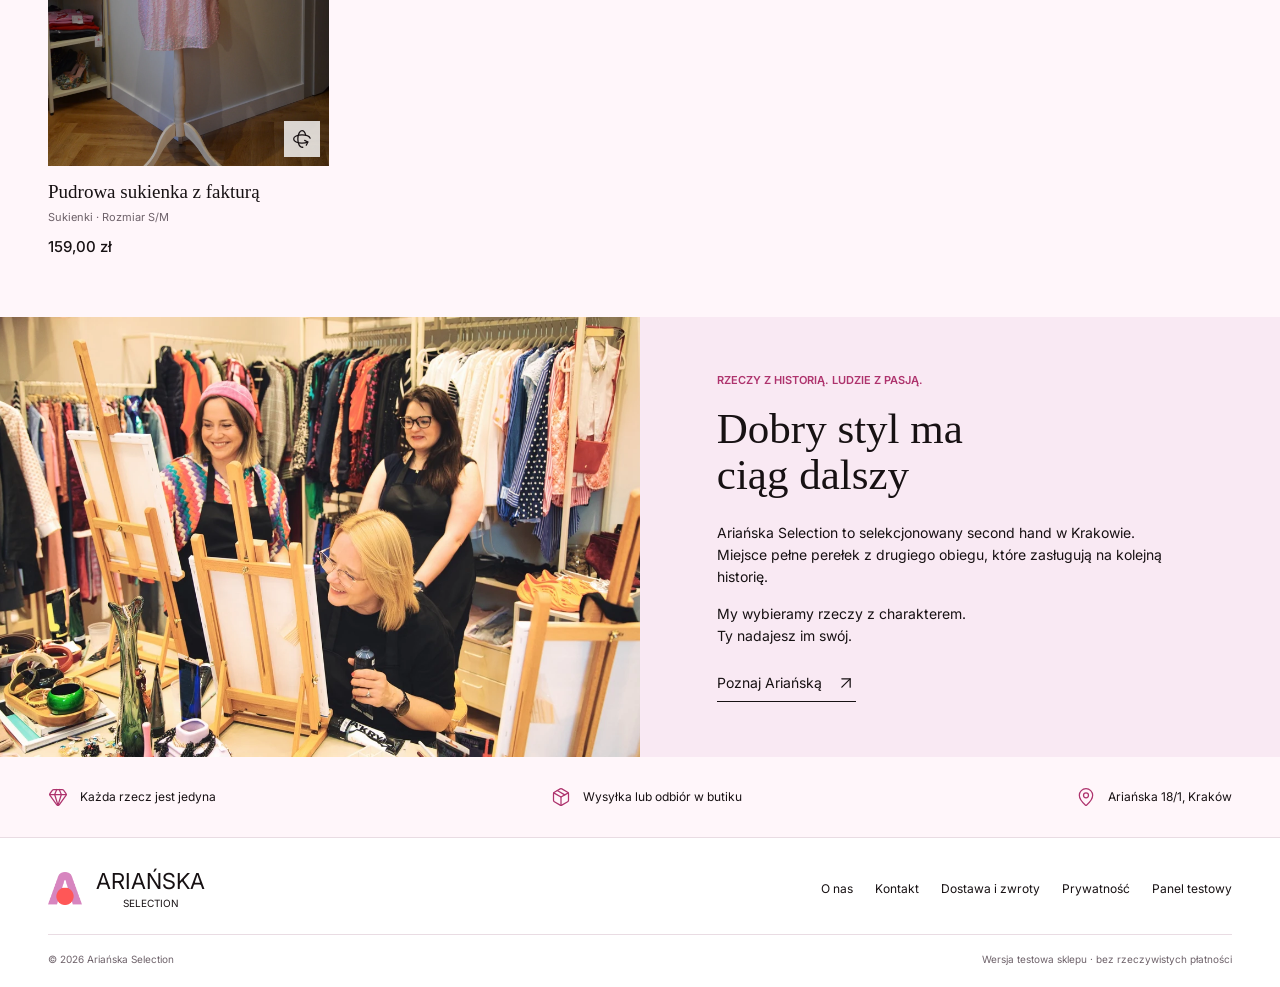
<file: sklep.html>
<!doctype html>
<html lang="pl"><head><meta charset="utf-8"><meta name="viewport" content="width=device-width,initial-scale=1"><title>Sklep | Ariańska Selection</title><meta name="description" content="Pojedyncze rzeczy z drugiego obiegu. Odkryj selekcję Ariańskiej."><link rel="stylesheet" href="assets/boutique.css"></head>
<body data-page="shop"><header id="site-header"></header>
<main>
  <section class="hero" aria-labelledby="hero-title">
    <img class="hero-image" src="assets/collection/hero.webp" alt="Czerwona torebka, apaszka i biżuteria w butiku Ariańska Selection" fetchpriority="high">
    <div class="hero-content"><p class="eyebrow">Second hand. Pierwszy wybór.</p><h1 id="hero-title">Ariańska<br>Selection</h1><p class="hero-motto">Jedna rzecz. Jedna historia.<br>Twój styl.</p><p class="hero-description">Starannie wybrane perełki z drugiego obiegu.<br>Każda dostępna tylko w jednym egzemplarzu.</p><a class="button primary" href="#nowosci">Odkryj nowości <i data-lucide="arrow-right"></i></a><p class="hero-footnote">Kraków · moda · rzeczy z historią</p></div>
  </section>
  <section class="catalog section-wrap" id="nowosci" aria-labelledby="catalog-heading">
    <div class="section-heading"><div><p class="eyebrow">Z naszej selekcji</p><h2 id="catalog-heading">Nowości</h2></div><div class="catalog-tools"><span id="product-count"></span><button class="button outline" id="filter-toggle" aria-expanded="false" aria-controls="filters"><i data-lucide="sliders-horizontal"></i> Filtry</button><label class="sort"><i data-lucide="arrow-down-up"></i><span class="sr-only">Sortowanie</span><select id="sort"><option value="new">Najnowsze</option><option value="low">Cena rosnąco</option><option value="high">Cena malejąco</option><option value="name">Nazwa A–Z</option></select></label></div></div>
    <div class="filters" id="filters" hidden><label>Kategoria<select id="category"><option value="all">Wszystkie kategorie</option></select></label><label>Rozmiar<select id="size"><option value="all">Wszystkie rozmiary</option></select></label><label>Dostępność<select id="status"><option value="all">Wszystkie</option><option value="available">Dostępne</option><option value="reserved">Zarezerwowane</option><option value="sold">Sprzedane</option></select></label><button class="text-button" id="clear-filters">Wyczyść filtry</button></div>
    <div class="active-search" id="active-search" hidden></div><div class="product-grid" id="product-grid"></div>
  </section>
  <section class="story" id="historia"><div class="story-photo"><img src="assets/collection/story.webp" alt="Spotkanie przy wspólnym stole w Ariańskiej" loading="lazy"></div><div class="story-copy"><p class="eyebrow">Rzeczy z historią. Ludzie z pasją.</p><h2>Dobry styl ma<br>ciąg dalszy</h2><p>Ariańska Selection to selekcjonowany second hand w Krakowie. Miejsce pełne perełek z drugiego obiegu, które zasługują na kolejną historię.</p><p>My wybieramy rzeczy z charakterem.<br>Ty nadajesz im swój.</p><a class="text-link" href="https://arianskaselection.pl/o-nas">Poznaj Ariańską <i data-lucide="arrow-up-right"></i></a></div></section>
  <section class="service-strip section-wrap"><p><i data-lucide="gem"></i>Każda rzecz jest jedyna</p><p><i data-lucide="package"></i>Wysyłka lub odbiór w butiku</p><p><i data-lucide="map-pin"></i>Ariańska 18/1, Kraków</p></section>
</main><footer id="site-footer"></footer><script src="assets/lucide.min.js"></script><script src="assets/shop-products.js"></script><script src="assets/shop-storage.js"></script><script src="assets/boutique.js"></script></body></html>
</file>
<file: assets/boutique.css>
@import url('https://fonts.googleapis.com/css2?family=Inter:wght@400;500;600;700&display=swap');
:root{--ink:#171113;--muted:#6e626a;--rose:#d382bf;--pale:#fff6fa;--soft:#f9e9f3;--coral:#ff575c;--line:#e9dce3;--white:#fff;--serif:Georgia,'Times New Roman',serif}
*{box-sizing:border-box;letter-spacing:0}html{scroll-behavior:smooth;scroll-padding-top:145px}body{margin:0;background:var(--pale);color:var(--ink);font:14px/1.6 Inter,Arial,sans-serif}button,input,select,textarea{font:inherit;color:inherit}button,a,input,select,textarea{-webkit-tap-highlight-color:transparent}button,a{touch-action:manipulation}button{cursor:pointer}a{color:inherit;text-decoration:none}a:hover{text-decoration:none}button:disabled{cursor:not-allowed;opacity:.5}img{max-width:100%;display:block}svg{width:20px;height:20px;stroke-width:1.5;flex-shrink:0}h1,h2,h3,p{margin-top:0}h1,h2{font-family:var(--serif);font-weight:400;line-height:1.08}h1{font-size:48px}h2{font-size:44px}h3{font-weight:500}button:focus-visible,a:focus-visible,input:focus-visible,select:focus-visible,textarea:focus-visible{outline:2px solid var(--coral);outline-offset:4px}[hidden]{display:none!important}.sr-only{position:absolute;width:1px;height:1px;padding:0;margin:-1px;overflow:hidden;clip:rect(0,0,0,0);white-space:nowrap;border:0}.section-wrap{width:min(1380px,calc(100% - 96px));margin-inline:auto}.eyebrow{text-transform:uppercase;font-size:11px;font-weight:600;color:#ae336d;margin-bottom:16px}.button{border:1px solid var(--ink);min-height:46px;padding:12px 21px;display:inline-flex;gap:13px;align-items:center;justify-content:center;background:transparent;border-radius:0;line-height:1.4;font-size:12px;font-weight:500}.primary{background:var(--ink);color:white}.primary:hover{background:#3a2533}.coral{background:var(--coral);border-color:var(--coral);color:var(--ink)}.outline{border-color:var(--line);background:transparent}.outline:hover{border-color:var(--rose)}.text-link{display:inline-flex;gap:14px;align-items:center;border-bottom:1px solid var(--ink);padding-bottom:7px}.text-button{border:0;background:none;text-decoration:underline;text-underline-offset:4px;padding:9px 0}.icon-button{width:44px;height:44px;border:0;background:transparent;display:inline-flex;align-items:center;justify-content:center;position:relative;padding:0;flex-shrink:0}.icon-button:hover{color:#b2306d;background:var(--soft)}.icon-button[aria-pressed=true]{color:#bd346a}.icon-button[aria-pressed=true] svg{fill:#f9c8dd}.icon-button[data-tip]:hover:after{content:attr(data-tip);position:absolute;top:100%;right:0;background:var(--ink);color:white;font-size:11px;white-space:nowrap;padding:4px 8px;z-index:15}.count{font-size:9px;position:absolute;right:0;top:1px;border-radius:50%;background:var(--coral);color:var(--ink);min-width:16px;height:16px;line-height:16px;text-align:center}
#site-header{position:sticky;top:0;z-index:30;background:rgba(255,246,250,.98);border-bottom:1px solid var(--line)}.masthead{height:100px;padding:0 48px;display:grid;grid-template-columns:1fr auto 1fr;align-items:center}.menu-button{display:flex;align-items:center;gap:12px;background:none;border:0;width:fit-content;font-size:11px;text-transform:uppercase;padding:10px 0}.brand-lockup{display:flex;align-items:center;gap:14px}.brand-lockup img{width:48px;height:48px;object-fit:contain}.brand-name{font-size:29px;line-height:1.2;font-weight:400}.brand-name small{display:block;text-align:center;font-size:10px;margin-top:3px}.header-tools{display:flex;justify-content:flex-end;gap:9px}.category-nav{height:44px;display:flex;align-items:center;justify-content:center;gap:32px;border-top:1px solid var(--line);font-size:12px;white-space:nowrap;padding-inline:24px}.category-nav a:first-child{color:#b2306d}.category-nav a:hover{color:var(--coral)}.mega-menu{position:absolute;top:100%;left:32px;right:32px;display:grid;grid-template-columns:1fr 1fr 1fr 1.3fr;gap:34px;padding:32px;background:var(--white);box-shadow:0 15px 30px #31122214;border:1px solid var(--line)}.mega-menu nav{display:flex;flex-direction:column;align-items:start;gap:8px;border-right:1px solid var(--line)}.mega-menu strong{font-size:11px;font-weight:600;margin-bottom:5px;color:#ad3974}.mega-menu a:hover{color:#b2306d}.menu-feature{display:flex;gap:20px;align-items:center}.menu-feature img{width:45%;height:160px;object-fit:cover;object-position:80% center}.menu-feature p{font:22px/1.3 var(--serif)}
.hero{position:relative;height:610px;max-height:calc(100svh - 215px);min-height:470px;overflow:hidden;background:#ece4da}.hero-image{position:absolute;width:100%;height:100%;object-fit:cover;object-position:center}.hero-content{position:relative;width:min(1380px,calc(100% - 96px));margin:auto;padding-block:44px}.hero h1{font-size:64px;margin:0 0 18px}.hero .eyebrow{color:#503444}.hero-motto{font-family:var(--serif);font-size:25px;line-height:1.25;margin-bottom:17px}.hero-description{font-size:13px;max-width:410px;line-height:1.7;margin-bottom:22px}.hero-footnote{font-size:10px;margin-top:27px;color:#4f4146}.catalog{padding-block:46px 58px;scroll-margin-top:10px}.section-heading{display:flex;align-items:end;justify-content:space-between;gap:22px;margin-bottom:28px}.section-heading h2{margin:0}.section-heading .eyebrow{margin-bottom:9px}.catalog-tools{display:flex;align-items:center;gap:13px}.catalog-tools>span{font-size:11px;color:var(--muted);margin-right:8px}.sort{display:flex;align-items:center;gap:9px;border:1px solid var(--line);padding:0 10px;height:46px}.sort select{border:0;background:transparent;font-size:12px;max-width:160px;min-height:42px}.filters{display:grid;grid-template-columns:1fr 1fr 1fr auto;gap:24px;padding:24px 0;border-top:1px solid var(--line);margin-bottom:20px}.filters label{display:grid;font-size:12px;gap:6px}input,select,textarea{min-width:0;border:1px solid var(--line);border-radius:0;padding:11px 12px;background:white}input[type=checkbox],input[type=radio]{accent-color:#ad3974;width:17px;height:17px;min-height:17px}.active-search{margin-bottom:20px}.product-grid{display:grid;grid-template-columns:repeat(4,minmax(0,1fr));gap:20px}.product-card{min-width:0}.product-media{aspect-ratio:3/4;position:relative;overflow:hidden;background:var(--soft)}.product-media>a{display:block;width:100%;height:100%}.product-media img{height:100%;width:100%;object-fit:cover;object-position:center;transition:transform .5s}.product-media:hover img{transform:scale(1.035)}.product-media .icon-button{position:absolute;right:9px;top:9px;background:#fff9;width:36px;height:36px}.stock-tag{position:absolute;left:10px;top:12px;background:#fff9;font-size:9px;padding:4px 8px;text-transform:uppercase}.stock-tag.sold{background:var(--ink);color:white}.stock-tag.reserved{background:var(--soft)}.product-info{padding-top:14px}.product-info h3{font-family:var(--serif);font-size:19px;line-height:1.25;margin:0 0 5px}.product-info p{color:var(--muted);font-size:11px;margin-bottom:9px}.product-info strong{font-weight:500;font-size:15px}.photo-flip{position:absolute;right:9px;bottom:9px;border:0;background:#fffc;padding:8px;display:flex}.empty{padding:55px 15px;text-align:center;grid-column:1/-1;color:var(--muted)}.empty h2{color:var(--ink);font-size:30px}.story{display:grid;grid-template-columns:1fr 1fr;background:var(--soft)}.story-photo{min-height:410px}.story-photo img{width:100%;height:100%;max-height:530px;object-fit:cover}.story-copy{padding:55px 12%;align-self:center}.story-copy h2{font-size:43px;margin-bottom:23px}.story-copy p:not(.eyebrow){max-width:470px;font-size:14px}.story-copy .text-link{margin-top:10px}.service-strip{display:flex;justify-content:space-between;gap:20px;padding-block:30px}.service-strip p{display:flex;align-items:center;gap:12px;margin:0;font-size:12px}.service-strip svg{color:#ae336d}#site-footer{border-top:1px solid var(--line);padding:30px 48px 20px;background:#fff}.footer-main{display:flex;align-items:center;justify-content:space-between;gap:24px}.footer-main .brand-name{font-size:22px}.footer-main .brand-lockup img{width:34px;height:34px}.footer-links{display:flex;flex-wrap:wrap;gap:22px;font-size:12px}.footer-bottom{display:flex;justify-content:space-between;border-top:1px solid var(--line);margin-top:25px;padding-top:16px;font-size:10px;color:var(--muted)}
dialog{color:var(--ink);border:1px solid var(--line);background:var(--pale);padding:26px;max-width:calc(100% - 24px);width:480px;max-height:90svh;overflow:auto}dialog::backdrop{background:#21131e55;backdrop-filter:blur(2px)}dialog h2{font-size:32px;margin:0}.dialog-heading{display:flex;align-items:center;justify-content:space-between;margin-bottom:24px;gap:10px}.drawer{margin:0 0 0 auto;height:100svh;max-height:100svh;max-width:100%;width:450px;border-block:0;border-right:0}.drawer .primary{width:100%;margin-top:18px}.line-item{display:grid;grid-template-columns:70px minmax(0,1fr) 34px;gap:14px;padding:17px 0;border-bottom:1px solid var(--line);align-items:center}.line-item img{height:90px;width:70px;object-fit:cover}.line-item h3{font-family:var(--serif);font-size:18px;margin:0 0 4px}.line-item p{font-size:12px;color:var(--muted);margin:0}.line-item .icon-button{width:32px;height:36px}.total-row{display:flex;justify-content:space-between;gap:15px;margin-top:23px}.search-form{display:flex;gap:8px}.search-form input{flex:1;width:0}.toast{position:fixed;bottom:24px;left:50%;transform:translateX(-50%);background:var(--ink);color:#fff;padding:12px 22px;z-index:80;max-width:calc(100% - 32px);text-align:center;font-size:13px;box-shadow:0 3px 15px #0002}.test-note{font-size:12px;color:var(--muted);background:var(--soft);padding:13px 16px;border-left:2px solid var(--rose);line-height:1.7}.detail-main,.checkout-main{padding-block:36px 65px;min-height:65vh}.breadcrumbs{font-size:12px;color:var(--muted);margin-bottom:28px}.product-detail{display:grid;grid-template-columns:minmax(0,1fr) minmax(0,.85fr);gap:75px}.main-photo{width:100%;aspect-ratio:3/4;object-fit:contain}.thumbnails{display:flex;gap:10px;margin-top:12px}.thumbnails button{padding:0;background:none;border:1px solid var(--line);width:70px}.thumbnails button[aria-pressed=true]{border-color:var(--coral)}.thumbnails img{aspect-ratio:3/4;object-fit:contain;width:100%}.product-summary{padding-top:25px}.product-summary h1{font-size:43px}.product-summary .price{display:block;font-size:24px;font-weight:400;margin:18px 0 25px}.status-label{font-size:12px;color:#8b3667}.product-summary dl{margin:28px 0}.product-summary dl>div{display:flex;justify-content:space-between;border-bottom:1px solid var(--line);padding-block:12px;gap:20px;font-size:13px}.product-summary dd{text-align:right;margin:0}.product-summary dt{color:var(--muted)}.product-summary .primary{width:100%}.product-summary>.test-note{margin-top:22px}.product-summary details{border-bottom:1px solid var(--line);padding:16px 0}.product-summary summary{cursor:pointer;font-size:13px}.product-summary details p{font-size:12px;margin:14px 0 0}.product-action-row{display:flex;gap:10px}.product-action-row .icon-button{border:1px solid var(--line);height:48px;width:48px}.checkout-layout{display:grid;grid-template-columns:1fr .85fr;gap:65px;margin-top:30px}.checkout-layout h2{font-size:30px}.checkout-summary{border-top:2px solid var(--rose);padding-top:18px}.delivery-options{border:0;padding:0;margin:25px 0}.delivery-options legend{font-size:18px;margin-bottom:12px}.delivery-options label{display:flex;align-items:center;gap:10px;padding:12px 0}.consent{display:flex;align-items:flex-start;gap:10px;margin-top:24px;font-size:12px}.consent a{text-decoration:underline}.payment-actions{display:flex;flex-wrap:wrap;gap:12px;margin-top:25px}.timer{font-variant-numeric:tabular-nums;color:#9c2e66;font-weight:600}.success{padding:40px 0}.success>svg{color:#3f7258;width:48px;height:48px;margin-bottom:24px}.success h2{font-size:38px}.success p{max-width:580px}.success .button{margin-top:18px}
.admin-main{padding-block:35px 55px}.admin-main h1{font-size:36px;margin-bottom:20px}.admin-layout{display:grid;grid-template-columns:1fr 1.2fr;gap:45px;margin-top:30px}.admin-layout h2{font:24px Inter,Arial,sans-serif}.admin-form{display:grid;grid-template-columns:1fr 1fr;gap:17px}.admin-form label{display:grid;gap:6px;font-size:12px}.admin-form .wide{grid-column:1/-1}.admin-form textarea{resize:vertical}.admin-list .line-item{grid-template-columns:60px minmax(0,1fr) auto}.admin-list .line-item img{width:60px;height:80px}.admin-actions{display:flex;gap:3px}.admin-preview{max-width:140px;max-height:160px;object-fit:contain}.admin-message{grid-column:1/-1;font-size:13px;color:#9b2863}.admin-topline{display:flex;justify-content:space-between;align-items:center;gap:15px}
@media(min-width:1700px){.hero-content{padding-block:42px}.hero{height:630px;max-height:none}.hero h1{font-size:70px}}
@media(max-width:1050px){.masthead{padding-inline:28px}.section-wrap,.hero-content{width:calc(100% - 56px)}.category-nav{gap:22px}.hero-image{object-position:55% center}.hero h1{font-size:57px}.hero-content{padding-top:34px}.hero-description{max-width:330px}.hero{min-height:500px}.product-grid{gap:15px}.product-info h3{font-size:17px}.story-copy{padding:35px 9%}.story-copy h2{font-size:35px}.product-detail{gap:35px}.footer-main{flex-wrap:wrap}.catalog-tools{gap:8px}.catalog-tools>span{display:none}.mega-menu{gap:20px;left:15px;right:15px}.service-strip{gap:14px}.service-strip p{font-size:10px}.checkout-layout{gap:30px}}
@media(max-width:700px){html{scroll-padding-top:123px}.section-wrap,.hero-content{width:calc(100% - 32px)}.masthead{height:78px;padding-inline:12px;grid-template-columns:40px 1fr auto}.menu-button span{display:none}.brand-lockup{gap:7px;justify-content:center}.brand-name{font-size:18px}.brand-name small{font-size:8px;margin-top:2px}.brand-lockup img{width:32px;height:36px}.header-tools{gap:0}.header-tools .icon-button{width:35px;height:42px}.header-tools .wishlist-header{display:none}.category-nav{height:39px;font-size:11px;gap:23px;justify-content:flex-start;overflow-x:auto;padding-inline:16px;scrollbar-width:none}.hero{height:585px;min-height:0;max-height:calc(100svh - 174px)}.hero-image{object-position:38% center}.hero-content{padding-block:24px}.hero h1{font-size:43px;margin-bottom:15px}.hero .eyebrow{font-size:9px;margin-bottom:17px}.hero-motto{font-size:21px;margin-bottom:17px}.hero-description{font-size:11px;max-width:235px;margin-bottom:19px}.hero-footnote{font-size:9px;margin-top:22px}.hero .button{font-size:11px;min-height:43px;padding:11px 16px}.catalog{padding-block:29px 34px}.section-heading{align-items:center;flex-wrap:wrap;gap:17px;margin-bottom:20px}.section-heading h2{font-size:35px}.section-heading .eyebrow{font-size:9px;margin-bottom:7px}.catalog-tools{width:100%;justify-content:space-between}.catalog-tools .button{min-height:41px;font-size:11px}.sort{height:41px}.sort select{min-height:38px;font-size:11px}.filters{grid-template-columns:1fr 1fr;gap:15px}.product-grid{grid-template-columns:repeat(2,minmax(0,1fr));gap:25px 12px}.product-info h3{font-size:17px}.product-info p{font-size:10px}.product-info strong{font-size:14px}.product-media .icon-button{right:5px;top:7px;width:30px;height:30px}.stock-tag{left:6px;top:9px;font-size:8px;padding:4px 6px}.product-info{padding-top:11px}.story{grid-template-columns:1fr}.story-photo{min-height:0;height:270px}.story-photo img{object-position:center}.story-copy{padding:32px 24px 38px}.story-copy h2{font-size:37px}.service-strip{flex-direction:column;padding-block:24px;gap:16px}.service-strip p{font-size:12px}#site-footer{padding:25px 20px 20px}.footer-main{align-items:flex-start;gap:25px}.footer-links{gap:14px 22px}.footer-bottom{flex-direction:column;gap:10px}.mega-menu{grid-template-columns:1fr 1fr;max-height:calc(100svh - 125px);overflow:auto;left:0;right:0;padding:24px;gap:25px 18px}.mega-menu nav{border:0}.menu-feature{display:none}.detail-main{padding-top:22px}.breadcrumbs{margin-bottom:17px}.product-detail{grid-template-columns:1fr;gap:20px}.product-summary{padding-top:0}.product-summary h1{font-size:35px;margin-bottom:18px}.product-summary .eyebrow{margin-bottom:10px}.main-photo{max-height:580px;object-fit:contain;background:var(--soft)}.checkout-main h1{font-size:39px}.checkout-layout{grid-template-columns:1fr;gap:30px}.admin-layout{grid-template-columns:1fr}.admin-main h1{font-size:31px}.admin-topline{align-items:start}.admin-topline .button{padding:8px;font-size:11px}.admin-form{gap:14px}.admin-list .line-item{grid-template-columns:48px minmax(0,1fr) auto;gap:9px}.admin-list .line-item img{width:48px;height:70px}.admin-actions .icon-button{width:29px}.admin-list h3{font-size:16px}.drawer{padding:20px}.dialog-heading h2{font-size:29px}.button{max-width:100%}}
@media(max-width:370px){.brand-name{font-size:16px}.brand-lockup img{width:25px}.header-tools .icon-button{width:31px}.hero h1{font-size:38px}.hero-description{max-width:210px}.product-info h3{font-size:16px}}
.product-media-layered .product-backdrop{position:absolute;inset:0;transform:none;transition:none;pointer-events:none}
.product-media-layered:hover img{transform:none}
.product-turn{position:absolute;inset:0;width:100%;height:100%;border:0;padding:0;background:transparent;cursor:pointer;touch-action:manipulation}
.product-media-layered .product-turn img,.product-media-layered .product-layer-single img{position:absolute;inset:var(--product-inset,8%);width:calc(100% - 2 * var(--product-inset,8%));height:calc(100% - 2 * var(--product-inset,8%));object-fit:contain;transform:none;transition:opacity .25s ease;pointer-events:none}
.product-layer-single{position:absolute;inset:0}
.tile-picker{min-width:0;border:0;padding:0;margin:0}
.tile-picker legend{font-size:14px;font-weight:600;margin-bottom:12px}
.tile-options{display:grid;grid-template-columns:repeat(4,minmax(0,1fr));gap:12px}
.admin-form .tile-option{position:relative;min-width:0;align-content:start;cursor:pointer;font-size:11px;line-height:1.3;overflow-wrap:anywhere}
.tile-option input{position:absolute;top:6px;left:6px;margin:0;z-index:1;accent-color:var(--coral)}
.tile-swatch{position:relative;display:grid;place-items:center;width:100%;min-width:0;aspect-ratio:3/4;background:white;border:2px solid var(--line);overflow:hidden}
.tile-swatch img{position:absolute;inset:0;width:100%;height:100%;object-fit:cover}
.tile-option input:checked+.tile-swatch{border-color:var(--coral);box-shadow:0 0 0 1px var(--coral)}
.tile-option input:focus-visible+.tile-swatch{outline:2px solid var(--ink);outline-offset:3px}
.editor-preview{display:grid;justify-items:center;gap:12px;padding-block:16px;border-block:1px solid var(--line)}
.editor-preview h3{justify-self:start;font:14px Inter,Arial,sans-serif;margin:0}
.editor-preview-frame{position:relative;width:min(100%,240px);aspect-ratio:3/4;overflow:hidden;background:var(--soft)}
#editor-backdrop{position:absolute;inset:0;width:100%;height:100%;object-fit:cover}
#admin-preview{position:absolute;inset:0;width:100%;height:100%;object-fit:cover}
.has-background #admin-preview{inset:var(--product-inset,8%);width:calc(100% - 2 * var(--product-inset,8%));height:calc(100% - 2 * var(--product-inset,8%));object-fit:contain}
.preview-sides{display:flex;border:1px solid var(--line)}
.preview-sides button{min-height:40px;min-width:78px;border:0;background:white;font-size:12px}
.preview-sides button[aria-pressed=true]{background:var(--ink);color:white}
.preview-sides button:disabled{opacity:.4}
.product-turn .product-back,.product-turn[aria-pressed=true] .product-front{opacity:0}
.product-turn[aria-pressed=true] .product-back{opacity:1}
.product-turn:focus-visible{outline:3px solid var(--ink);outline-offset:-3px}
.turn-indicator{position:absolute;right:9px;bottom:9px;background:#fffc;padding:8px;display:flex}
.product-media-layered .stock-tag{pointer-events:none}
@media(prefers-reduced-motion:reduce){html{scroll-behavior:auto}*{transition:none!important;animation:none!important}}
@media(max-width:700px){.hero{height:420px;max-height:none;background:#eee7df}.hero-image{inset:0;height:100%;object-position:60% center}.hero-content{padding-top:26px}.hero h1{font-size:40px;margin-bottom:16px}.hero-motto{font-size:19px;max-width:205px;margin-bottom:20px}.hero-description,.hero-footnote{display:none}.hero .eyebrow{font-size:8px;margin-bottom:17px}}
@media(max-width:370px){.hero h1{font-size:36px}.hero-motto{font-size:18px;max-width:185px}.hero .button{padding-inline:12px}}
</file>
<file: styles.css>
:root {
  --black: #070606;
  --ink: #171113;
  --muted: #6f5f63;
  --rose: #d382bf;
  --rose-soft: #f9e9f3;
  --rose-pale: #fff6fa;
  --warm-panel: #fef9f6;
  --coral: #ff575c;
  --coral-dark: #df383e;
  --cream: #fffaf7;
  --line: rgba(23, 17, 19, 0.12);
  --shadow: 0 24px 70px rgba(36, 19, 25, 0.13);
}

*,
*::before,
*::after {
  box-sizing: border-box;
}

html {
  font-size: 92%;
  scroll-behavior: smooth;
}

body {
  margin: 0;
  color: var(--ink);
  background: var(--cream);
  font-family: "Inter", system-ui, -apple-system, BlinkMacSystemFont, "Segoe UI", sans-serif;
  line-height: 1.6;
}

img {
  display: block;
  max-width: 100%;
}

a {
  color: inherit;
}

button,
input,
textarea {
  font: inherit;
}

.container {
  width: min(1120px, calc(100% - 40px));
  margin: 0 auto;
}

.hero {
  position: relative;
  display: grid;
  min-height: 100vh;
  padding: 24px 0 72px;
  overflow: hidden;
  color: var(--black);
  background: url("assets/hero.jpg") center top / cover no-repeat;
}

.hero::before {
  position: absolute;
  inset: 0;
  z-index: 1;
  content: "";
  background: rgba(255, 255, 255, 0.1);
  pointer-events: none;
}

.hero::after {
  display: none;
  content: none;
}

.topbar {
  position: relative;
  z-index: 2;
  display: flex;
  align-items: center;
  justify-content: space-between;
  width: min(1180px, calc(100% - 40px));
  margin: 0 auto;
}

.brand {
  display: inline-flex;
  align-items: center;
  width: 168px;
  flex: 0 0 168px;
  text-decoration: none;
}

.brand img {
  width: 100%;
  max-height: 74px;
  height: auto;
  object-fit: contain;
}

.nav-cta,
.site-menu a {
  display: inline-flex;
  align-items: center;
  justify-content: center;
  min-height: 40px;
  padding: 0 19px;
  font-size: 0.9rem;
  font-weight: 700;
  text-decoration: none;
  color: var(--black);
  background: #fff;
  border-radius: 999px;
}

.site-menu {
  display: flex;
  flex-wrap: wrap;
  justify-content: flex-end;
  gap: 8px;
}

.site-menu a {
  border: 1px solid rgba(7, 6, 6, 0.08);
}

.site-menu a.is-active {
  color: #fff;
  background: var(--black);
}

.hero-content {
  position: relative;
  z-index: 2;
  align-self: center;
  width: min(1180px, calc(100% - 40px));
  margin: 0 auto;
  padding-top: 36px;
}

.eyebrow,
.section-kicker {
  margin: 0 0 14px;
  color: var(--coral);
  font-size: 0.86rem;
  font-weight: 800;
  letter-spacing: 0;
  text-transform: uppercase;
}

.hero .eyebrow {
  color: var(--black);
  font-size: 1.11rem;
}

.section-kicker-large {
  font-size: 1.11rem;
}

h1,
h2,
h3 {
  margin: 0;
  font-family: "Inter", system-ui, -apple-system, BlinkMacSystemFont, "Segoe UI", sans-serif;
  font-weight: 800;
  line-height: 1.08;
}

h1 {
  max-width: 980px;
  font-size: clamp(1.72rem, 4.1vw, 3.45rem);
}

h2 {
  font-size: clamp(1.72rem, 4vw, 3.15rem);
}

.lead {
  max-width: 610px;
  margin: 22px 0 0;
  font-size: clamp(1rem, 1.7vw, 1.2rem);
  color: var(--black);
}

.hero-actions {
  display: flex;
  flex-wrap: wrap;
  align-items: center;
  gap: 16px;
  margin-top: 28px;
}

.hero-social {
  display: inline-flex;
  align-items: center;
  gap: 10px;
  margin-top: 18px;
  padding: 8px 10px;
  border: 1px solid rgba(7, 6, 6, 0.12);
  border-radius: 999px;
  background: rgba(255, 255, 255, 0.58);
  backdrop-filter: blur(8px);
}

.hero-social span {
  color: var(--black);
  font-size: 0.78rem;
  font-weight: 800;
  text-transform: uppercase;
}

.hero-social a {
  display: inline-flex;
  width: 36px;
  height: 34px;
  align-items: center;
  justify-content: center;
  color: var(--black);
  border: 0;
  border-radius: 0;
  background: transparent;
  text-decoration: none;
  transition: transform 180ms ease, opacity 180ms ease;
}

.hero-social a:hover {
  opacity: 0.78;
  transform: translateY(-2px);
}

.hero-social img {
  width: 30px;
  height: 30px;
  object-fit: contain;
}

.hero-social svg {
  width: 17px;
  height: 17px;
  fill: currentColor;
}

.hero-social svg rect,
.hero-social svg circle {
  fill: none;
  stroke: currentColor;
  stroke-width: 1.9;
}

.hero-social svg path {
  fill: currentColor;
}

.button {
  display: inline-flex;
  align-items: center;
  justify-content: center;
  min-height: 50px;
  padding: 0 24px;
  font-weight: 800;
  text-decoration: none;
  border-radius: 999px;
  transition: transform 180ms ease, box-shadow 180ms ease, background 180ms ease;
}

.button:hover {
  transform: translateY(-2px);
}

.button-primary {
  color: #fff;
  background: var(--coral);
  box-shadow: 0 18px 38px rgba(255, 87, 92, 0.35);
}

.button-primary:hover {
  background: var(--coral-dark);
}

.event-pill {
  display: inline-flex;
  align-items: center;
  min-height: 40px;
  padding: 0 16px;
  font-weight: 700;
  color: var(--black);
  border: 1px solid rgba(7, 6, 6, 0.22);
  border-radius: 999px;
  background: rgba(255, 255, 255, 0.68);
  backdrop-filter: blur(10px);
}

section {
  padding: 70px 0;
}

.intro-section {
  padding: 58px 0 62px;
  background: var(--rose-pale);
}

.intro-section .container {
  width: min(1320px, calc(100% - 40px));
}

.intro-heading {
  display: grid;
  justify-items: center;
  gap: 14px;
  margin-bottom: 30px;
  text-align: center;
}

.intro-heading .section-kicker {
  justify-self: start;
  margin-bottom: 0;
}

.intro-section h2 {
  max-width: 980px;
  font-size: clamp(2rem, 3.2vw, 2.85rem);
  line-height: 1.04;
}

.workshop-types {
  display: grid;
  grid-template-columns: minmax(0, 1fr);
  gap: 18px;
  width: 100%;
  margin: 0 auto;
}

.keep-together {
  white-space: nowrap;
}

.workshop-type {
  display: grid;
  align-content: start;
  gap: 16px;
  min-height: auto;
  padding: clamp(26px, 3.4vw, 44px);
  border: 1px solid rgba(211, 130, 191, 0.28);
  border-radius: 8px;
  background: rgba(255, 255, 255, 0.72);
  box-shadow: 0 18px 48px rgba(36, 19, 25, 0.08);
}

.workshop-type h3 {
  color: var(--ink);
  font-size: clamp(1.9rem, 3vw, 2.75rem);
}

.workshop-type p {
  margin: 0;
  color: var(--muted);
  font-size: 1.04rem;
  line-height: 1.58;
}

.workshop-type .workshop-lead,
.workshop-type .workshop-tagline {
  color: var(--ink);
  font-weight: 800;
}

.workshop-detail-list {
  display: grid;
  gap: 12px;
  margin: 2px 0;
}

.workshop-detail-list h4 {
  margin: 0;
  color: inherit;
  font-size: 1.1rem;
  line-height: 1.25;
}

.workshop-detail-list strong {
  color: inherit;
}

.workshop-type-dark {
  color: var(--black);
  background: var(--warm-panel);
}

.workshop-type-dark .section-kicker {
  color: var(--black);
}

.workshop-type-dark h3 {
  color: var(--black);
}

.workshop-type-dark p {
  color: rgba(20, 15, 18, 0.82);
}

.workshop-type-dark .workshop-lead,
.workshop-type-dark .workshop-tagline {
  color: var(--black);
}

.workshop-included {
  display: grid;
  justify-items: center;
  gap: 16px;
  margin-top: 18px;
  padding: 26px 28px;
  border: 1px solid rgba(255, 87, 92, 0.2);
  border-radius: 8px;
  background: #fff;
  text-align: center;
}

.workshop-included h3 {
  color: var(--ink);
  font-size: clamp(1.75rem, 2.7vw, 2.45rem);
}

.workshop-included ul {
  width: min(100%, 1040px);
  display: grid;
  grid-template-columns: 1fr;
  gap: 0;
  margin: 0;
  padding: 8px 0;
  border: 1px solid rgba(211, 130, 191, 0.18);
  border-radius: 8px;
  background: var(--rose-pale);
  list-style: none;
  text-align: left;
}

.workshop-included li {
  min-height: auto;
  display: inline-flex;
  align-items: center;
  justify-content: flex-start;
  padding: 12px 20px;
  border: 0;
  border-bottom: 1px solid rgba(211, 130, 191, 0.14);
  border-radius: 0;
  color: var(--muted);
  background: transparent;
  font-size: 0.95rem;
  font-weight: 700;
  line-height: 1.3;
}

.workshop-included li:last-child {
  border-bottom: 0;
}

.workshop-included p {
  margin: 0;
  color: var(--coral-dark);
  font-weight: 800;
}

.split {
  display: grid;
  grid-template-columns: 1fr 0.82fr;
  gap: clamp(32px, 8vw, 96px);
  align-items: start;
}

.split p:last-child,
.panel p {
  margin: 0;
  color: var(--muted);
  font-size: 1.08rem;
}

.photo-band {
  display: grid;
  grid-template-columns: repeat(3, minmax(0, 1fr));
  gap: 14px;
  width: min(1120px, calc(100% - 40px));
  margin: 0 auto;
  padding: 46px 0 40px;
  background: transparent;
}

.photo-band img {
  width: 100%;
  height: clamp(230px, 22vw, 330px);
  object-fit: cover;
  object-position: center 36%;
  border-radius: 8px;
  filter: saturate(0.96) contrast(0.98);
}

.photo-band img:nth-child(2) {
  object-position: center 12%;
}

.photo-band img:nth-child(3) {
  object-position: center 30%;
}

.content-section {
  background: #fff;
}

.two-columns {
  display: grid;
  grid-template-columns: repeat(2, minmax(0, 1fr));
  gap: 24px;
}

.panel {
  min-height: 360px;
  padding: clamp(28px, 5vw, 52px);
  border: 1px solid var(--line);
  border-radius: 8px;
  background: var(--cream);
  box-shadow: var(--shadow);
}

.accent-panel {
  background: var(--black);
  color: #fff;
}

.accent-panel .section-kicker {
  color: var(--rose);
}

.mentor-wrap {
  width: 100%;
  background: var(--warm-panel);
}

.mentor-panel {
  display: grid;
  grid-template-columns: minmax(280px, 420px) minmax(0, 1fr);
  gap: clamp(28px, 5vw, 64px);
  align-items: center;
  width: min(1320px, calc(100% - 40px));
  min-height: 0;
  margin: 0 auto;
  padding: clamp(34px, 5vw, 64px) 0;
  background: var(--warm-panel);
  color: var(--black);
  border: 0;
  border-radius: 0;
  box-shadow: none;
}

.mentor-panel .section-kicker {
  color: var(--black);
}

.mentor-panel h2 {
  margin-bottom: 18px;
  font-size: clamp(2.4rem, 5vw, 4.5rem);
}

.mentor-panel p {
  max-width: 920px;
  color: rgba(20, 15, 18, 0.84);
  font-size: clamp(1rem, 1.45vw, 1.18rem);
  line-height: 1.65;
}

.mentor-panel p + p {
  margin-top: 14px;
}

.mentor-photo {
  overflow: hidden;
  border-radius: 8px;
  width: min(100%, 380px);
  aspect-ratio: 3 / 4;
  background: var(--warm-panel);
}

.mentor-photo img {
  width: 100%;
  height: 100%;
  object-fit: cover;
  object-position: center top;
}

.check-list {
  display: grid;
  gap: 18px;
  margin: 0;
  padding: 0;
  list-style: none;
  color: rgba(255, 255, 255, 0.86);
  font-size: 1.08rem;
}

.check-list li {
  position: relative;
  padding-left: 30px;
}

.check-list li::before {
  position: absolute;
  top: 0.18em;
  left: 0;
  width: 18px;
  height: 18px;
  content: "";
  border-radius: 50%;
  background: var(--coral);
  box-shadow: inset 0 0 0 5px var(--black);
}

.details-section {
  background: var(--rose-soft);
}

.section-heading {
  max-width: 720px;
  margin-bottom: 36px;
}

.section-heading p:last-child {
  max-width: 660px;
  margin: 16px 0 0;
  color: var(--muted);
  font-size: 1.06rem;
}

.schedule-section {
  background: #fff;
}

.workshops-list {
  display: grid;
  gap: 14px;
}

.workshop-card {
  display: grid;
  grid-template-columns: 132px minmax(0, 1fr) 180px;
  gap: 22px;
  align-items: center;
  padding: 20px;
  border: 1px solid var(--line);
  border-radius: 8px;
  background: var(--cream);
  box-shadow: 0 14px 42px rgba(36, 19, 25, 0.08);
}

.workshop-card.is-selected {
  border-color: rgba(255, 87, 92, 0.48);
  box-shadow: 0 18px 46px rgba(255, 87, 92, 0.16);
}

.workshop-card.is-full {
  opacity: 0.62;
}

.workshop-date {
  display: grid;
  align-content: center;
  justify-items: center;
  gap: 8px;
  min-height: 104px;
  border-radius: 8px;
  color: #fff;
  background: var(--black);
  text-align: center;
}

.workshop-date span {
  font-family: "Inter", system-ui, -apple-system, BlinkMacSystemFont, "Segoe UI", sans-serif;
  font-size: 1.62rem;
  font-weight: 850;
  font-variant-numeric: tabular-nums;
  line-height: 1;
  letter-spacing: 0.01em;
}

.workshop-date strong {
  font-size: 1.08rem;
  font-weight: 850;
  font-variant-numeric: tabular-nums;
  line-height: 1;
  letter-spacing: 0.04em;
}

.workshop-info h3 {
  margin: 0 0 8px;
  font-family: "Inter", system-ui, -apple-system, BlinkMacSystemFont, "Segoe UI", sans-serif;
  font-size: clamp(1.42rem, 2.45vw, 2.05rem);
  font-weight: 800;
  line-height: 1.08;
}

.workshop-info p {
  margin: 0;
  color: var(--muted);
}

.workshop-info small {
  display: inline-flex;
  margin-top: 10px;
  color: var(--coral-dark);
  font-weight: 800;
}

.workshop-button {
  min-height: 50px;
  padding: 0 18px;
  color: #fff;
  background: var(--coral);
  box-shadow: none;
}

.workshop-button[aria-disabled="true"] {
  pointer-events: none;
  background: var(--muted);
}

.button[aria-disabled="true"] {
  pointer-events: none;
  opacity: 0.55;
}

.details-grid {
  display: grid;
  grid-template-columns: repeat(5, minmax(0, 1fr));
  gap: 14px;
}

.detail {
  padding: 24px;
  border: 1px solid rgba(211, 130, 191, 0.28);
  border-radius: 8px;
  background: rgba(255, 255, 255, 0.74);
}

.detail span {
  display: block;
  margin-bottom: 12px;
  color: var(--muted);
  font-size: 0.82rem;
  font-weight: 800;
  text-transform: uppercase;
}

.detail strong {
  display: block;
  font-family: "Inter", system-ui, -apple-system, BlinkMacSystemFont, "Segoe UI", sans-serif;
  font-size: clamp(1.12rem, 2vw, 1.48rem);
  font-weight: 800;
  line-height: 1.12;
}

.faq-section {
  background: #fff;
}

.reservation-section {
  background: linear-gradient(180deg, #fff 0%, var(--rose-pale) 100%);
}

.reservation-steps {
  display: grid;
  grid-template-columns: minmax(0, 0.85fr) minmax(420px, 1fr);
  gap: clamp(28px, 6vw, 72px);
  align-items: center;
}

.reservation-layout {
  display: grid;
  grid-template-columns: minmax(0, 0.82fr) minmax(360px, 0.68fr);
  gap: clamp(28px, 6vw, 72px);
  align-items: start;
}

.reservation-section .section-kicker {
  font-size: 1.11rem;
}

.reservation-copy h2 {
  margin-bottom: 22px;
}

.reservation-copy p {
  max-width: 620px;
  margin: 0;
  color: var(--muted);
  font-size: 1.08rem;
}

.reservation-copy .button {
  margin-top: 28px;
}

.reservation-flow {
  display: grid;
  grid-template-columns: repeat(3, minmax(0, 1fr));
  gap: 12px;
}

.reservation-flow article {
  min-height: 190px;
  padding: 24px;
  border: 1px solid var(--line);
  border-radius: 8px;
  background: #fff;
  box-shadow: var(--shadow);
}

.reservation-flow span {
  display: inline-grid;
  place-items: center;
  width: 36px;
  height: 36px;
  margin-bottom: 18px;
  color: #fff;
  border-radius: 999px;
  background: var(--coral);
  font-weight: 850;
}

.reservation-flow strong {
  display: block;
  margin-bottom: 8px;
  font-size: 1.08rem;
}

.reservation-flow p {
  margin: 0;
  color: var(--muted);
}

.places-counter {
  display: inline-flex;
  align-items: center;
  min-height: 48px;
  margin-top: 28px;
  padding: 0 18px;
  color: var(--black);
  border: 1px solid rgba(255, 87, 92, 0.22);
  border-radius: 999px;
  background: #fff;
}

.selected-workshop {
  display: grid;
  gap: 5px;
  max-width: 520px;
  margin-top: 24px;
  padding: 18px;
  border: 1px solid rgba(255, 87, 92, 0.22);
  border-radius: 8px;
  background: #fff;
}

.selected-workshop span {
  color: var(--muted);
  font-size: 0.78rem;
  font-weight: 800;
  text-transform: uppercase;
}

.selected-workshop strong {
  font-family: "Inter", system-ui, -apple-system, BlinkMacSystemFont, "Segoe UI", sans-serif;
  font-size: clamp(1.35rem, 2.5vw, 1.85rem);
  font-weight: 850;
  font-variant-numeric: tabular-nums;
  line-height: 1.12;
  letter-spacing: 0;
}

.selected-workshop a {
  color: var(--coral-dark);
  font-size: 0.9rem;
  font-weight: 800;
}

.signup-form,
.message-panel,
.admin-login,
.submission,
.admin-stats div {
  border: 1px solid var(--line);
  border-radius: 8px;
  background: rgba(255, 255, 255, 0.86);
  box-shadow: var(--shadow);
}

.signup-form {
  display: grid;
  gap: 18px;
  padding: clamp(24px, 4vw, 38px);
}

.signup-form label,
.admin-login label {
  display: grid;
  gap: 8px;
  color: var(--ink);
  font-size: 0.9rem;
  font-weight: 800;
}

.signup-form input,
.signup-form textarea,
.admin-login input {
  width: 100%;
  border: 1px solid rgba(23, 17, 19, 0.14);
  border-radius: 8px;
  background: #fff;
  color: var(--ink);
  padding: 14px 15px;
  outline: none;
}

.signup-form input:focus,
.signup-form textarea:focus,
.admin-login input:focus {
  border-color: var(--coral);
  box-shadow: 0 0 0 4px rgba(255, 87, 92, 0.12);
}

.signup-form textarea {
  resize: vertical;
}

.consent-row {
  grid-template-columns: 20px 1fr;
  align-items: start;
  margin-top: 16px;
  color: var(--muted);
  font-size: 0.94rem;
  font-weight: 600;
  line-height: 1.45;
}

.consent-row a {
  color: var(--coral-dark);
  font-weight: 800;
}

.consent-row input {
  width: 18px;
  height: 18px;
  margin-top: 2px;
  accent-color: var(--coral);
}

.signup-form button {
  width: 100%;
  margin-top: 8px;
  border: 0;
  cursor: pointer;
}

.signup-form button:disabled {
  cursor: not-allowed;
  opacity: 0.56;
  transform: none;
}

.payment-note {
  margin: 0;
  color: var(--muted);
  font-size: 0.92rem;
}

.commerce-page {
  min-height: 100vh;
  background: #fff;
}

.commerce-topbar,
.checkout-header {
  display: flex;
  justify-content: space-between;
  align-items: center;
  gap: 24px;
  width: min(1180px, calc(100% - 40px));
  margin: 0 auto;
  padding: 24px 0;
}

.commerce-topbar {
  padding: 14px 0 8px;
}

.commerce-topbar .brand,
.checkout-header .brand {
  width: 176px;
}

.commerce-topbar .brand {
  width: 142px;
}

.commerce-shell,
.checkout-shell {
  width: min(1180px, calc(100% - 40px));
  margin: 0 auto;
  padding: 18px 0 72px;
}

.commerce-shell {
  width: min(1120px, calc(100% - 40px));
  padding: 8px 0 44px;
}

.breadcrumbs {
  display: flex;
  flex-wrap: wrap;
  gap: 8px;
  align-items: center;
  margin-bottom: 18px;
  color: var(--muted);
  font-size: 0.92rem;
}

.breadcrumbs a {
  color: var(--ink);
  text-decoration: none;
}

.product-layout {
  display: grid;
  grid-template-columns: minmax(360px, 0.98fr) minmax(400px, 0.9fr);
  gap: clamp(22px, 3.5vw, 34px);
  align-items: stretch;
  padding: 20px 0 0;
}

.product-gallery {
  display: grid;
  gap: 12px;
}

.product-main-image {
  position: relative;
  overflow: hidden;
  aspect-ratio: 1.08 / 1;
  border-radius: 8px;
  background: var(--rose-pale);
}

.product-main-image img {
  width: 100%;
  height: 100%;
  object-fit: cover;
}

.last-places {
  position: absolute;
  top: 20px;
  right: -50px;
  min-width: 210px;
  padding: 10px 22px;
  color: #fff;
  background: var(--coral);
  font-size: 0.98rem;
  font-weight: 900;
  text-align: center;
  text-transform: uppercase;
  transform: rotate(45deg);
}

.product-thumbs {
  display: grid;
  grid-template-columns: repeat(3, minmax(0, 1fr));
  gap: 8px;
}

.product-thumbs button {
  overflow: hidden;
  aspect-ratio: 1.24 / 1;
  padding: 0;
  border: 0;
  border-radius: 8px;
  background: var(--rose-pale);
  cursor: pointer;
}

.product-thumbs img {
  width: 100%;
  height: 100%;
  object-fit: cover;
  transition: transform 0.18s ease;
}

.product-thumbs button:hover img {
  transform: scale(1.04);
}

.product-card,
.checkout-form-panel,
.order-panel,
.checkout-notice {
  border: 1px solid var(--line);
  border-radius: 8px;
  background: var(--cream);
  box-shadow: var(--shadow);
}

.product-card {
  display: grid;
  gap: 12px;
  align-content: start;
  padding: clamp(20px, 2.6vw, 28px);
}

.product-card h1,
.checkout-header h1,
.checkout-form-panel h2,
.order-panel h2 {
  margin: 0;
}

.product-card h1 {
  font-size: clamp(2.1rem, 3.6vw, 3.5rem);
}

.product-card > p:not(.section-kicker) {
  margin: 0;
  font-size: 0.95rem;
  line-height: 1.48;
}

.event-meta-grid {
  display: grid;
  grid-template-columns: repeat(2, minmax(0, 1fr));
  gap: 12px 16px;
  padding: 14px 0;
  border-top: 1px solid var(--line);
  border-bottom: 1px solid var(--line);
}

.event-meta-grid span {
  display: block;
  margin-bottom: 5px;
  color: var(--muted);
  font-size: 0.78rem;
  font-weight: 850;
  text-transform: uppercase;
}

.event-meta-grid strong {
  display: block;
  color: var(--ink);
  font-size: 0.94rem;
  line-height: 1.35;
}

.product-price {
  display: grid;
  gap: 4px;
}

.product-price strong {
  color: var(--coral);
  font-size: clamp(1.85rem, 3.1vw, 2.45rem);
  line-height: 1;
}

.product-price span {
  color: var(--muted);
  font-weight: 800;
}

.quantity-row {
  display: flex;
  flex-wrap: wrap;
  gap: 12px;
  align-items: center;
}

.quantity-row button,
.quantity-row input {
  width: 46px;
  height: 46px;
  border: 1px solid rgba(23, 17, 19, 0.16);
  border-radius: 0;
  background: #fff;
  text-align: center;
  font-weight: 800;
}

.quantity-row .button {
  min-width: 148px;
}

.product-details {
  display: grid;
  gap: 6px;
  padding-top: 12px;
  border-top: 1px solid var(--line);
  color: var(--muted);
}

.product-details p {
  margin: 0;
}

.checkout-shell {
  max-width: 980px;
}

.checkout-header {
  width: 100%;
  padding-top: 34px;
}

.checkout-header h1 {
  font-size: clamp(2.1rem, 5vw, 4rem);
}

.checkout-notice {
  display: grid;
  grid-template-columns: 160px 1fr auto;
  gap: 16px;
  align-items: center;
  margin-bottom: 28px;
  padding: 16px 18px;
}

.checkout-notice strong {
  text-transform: uppercase;
}

.checkout-notice span {
  color: var(--muted);
}

.checkout-notice a {
  color: var(--coral-dark);
  font-weight: 850;
}

.checkout-grid {
  display: grid;
  grid-template-columns: minmax(0, 1fr) minmax(330px, 0.72fr);
  gap: 28px;
  align-items: start;
}

.checkout-form-panel,
.order-panel {
  display: grid;
  gap: 22px;
  min-width: 0;
  padding: clamp(24px, 4vw, 36px);
}

.checkout-form-panel h2 {
  max-width: 100%;
  font-size: clamp(2.15rem, 4vw, 3.25rem);
}

.order-panel h2 {
  max-width: 100%;
  font-size: clamp(2rem, 3vw, 2.7rem);
}

.form-grid {
  display: grid;
  gap: 16px;
  min-width: 0;
}

.form-grid label {
  display: grid;
  gap: 7px;
  color: var(--ink);
  font-size: 0.9rem;
  font-weight: 800;
}

.form-grid input,
.form-grid textarea {
  width: 100%;
  min-width: 0;
  border: 1px solid rgba(23, 17, 19, 0.14);
  border-radius: 4px;
  background: #fff;
  padding: 14px 15px;
}

.order-table {
  overflow: hidden;
  border: 1px solid rgba(255, 87, 92, 0.25);
  border-radius: 8px;
  background: #fff;
}

.order-row {
  display: grid;
  grid-template-columns: minmax(0, 1fr) 110px;
  gap: 16px;
  padding: 16px;
  border-bottom: 1px solid var(--line);
}

.order-row:last-child {
  border-bottom: 0;
}

.order-head {
  color: #fff;
  background: var(--coral);
  font-size: 0.8rem;
  font-weight: 850;
  text-transform: uppercase;
}

.order-row small {
  display: block;
  margin-top: 5px;
  color: var(--muted);
}

.payment-box {
  display: grid;
  gap: 8px;
  padding: 16px;
  border-radius: 8px;
  background: var(--rose-pale);
}

.payment-box span {
  color: var(--muted);
  font-size: 0.92rem;
}

.checkout-consent {
  margin-top: 0;
}

.order-panel .button {
  width: 100%;
}

.sold-out-message {
  display: none;
  padding: clamp(24px, 4vw, 38px);
  border: 1px solid rgba(255, 87, 92, 0.26);
  border-radius: 8px;
  background: #fff;
}

.sold-out-message h3 {
  margin: 0 0 12px;
  font-family: "Inter", system-ui, -apple-system, BlinkMacSystemFont, "Segoe UI", sans-serif;
  font-size: clamp(1.55rem, 3.2vw, 2.4rem);
  font-weight: 800;
  line-height: 1.08;
}

.sold-out-message p {
  margin: 0;
  color: var(--muted);
}

.reservation-layout.is-full .signup-form {
  display: none;
}

.reservation-layout.is-full .sold-out-message {
  display: block;
}

.shop-shell {
  display: grid;
  gap: 26px;
}

.shop-hero {
  display: grid;
  grid-template-columns: minmax(0, 1fr) 320px;
  gap: clamp(22px, 5vw, 64px);
  align-items: end;
  padding: clamp(24px, 5vw, 58px);
  border: 1px solid rgba(7, 6, 6, 0.08);
  border-radius: 8px;
  background: linear-gradient(135deg, #fffaf7, #f8dce9);
}

.shop-hero h1 {
  max-width: 820px;
  font-size: clamp(2.35rem, 5vw, 4.3rem);
  line-height: 1.02;
}

.shop-hero p {
  max-width: 690px;
  margin: 18px 0 0;
  color: var(--black);
  font-size: clamp(1.05rem, 1.45vw, 1.28rem);
  line-height: 1.58;
}

.shop-hero aside {
  display: grid;
  gap: 8px;
  padding: 18px;
  border: 1px solid rgba(7, 6, 6, 0.1);
  border-radius: 8px;
  background: rgba(255, 255, 255, 0.68);
}

.shop-hero aside span {
  color: var(--muted);
  line-height: 1.5;
}

.shop-toolbar {
  display: flex;
  flex-wrap: wrap;
  gap: 8px;
}

.shop-toolbar button {
  min-height: 38px;
  padding: 0 16px;
  border: 1px solid rgba(7, 6, 6, 0.12);
  border-radius: 999px;
  background: #fff;
  cursor: pointer;
  font-weight: 800;
}

.shop-toolbar button.is-active {
  color: #fff;
  background: var(--black);
}

.shop-grid {
  display: grid;
  grid-template-columns: repeat(3, minmax(0, 1fr));
  gap: 18px;
}

.shop-card {
  overflow: hidden;
  border: 1px solid rgba(7, 6, 6, 0.08);
  border-radius: 8px;
  background: #fff;
  box-shadow: 0 18px 44px rgba(36, 19, 25, 0.08);
}

.shop-card-media {
  position: relative;
  display: block;
  aspect-ratio: 4 / 5;
  overflow: hidden;
  color: inherit;
  text-decoration: none;
}

.shop-card-media img {
  width: 100%;
  height: 100%;
  object-fit: cover;
  transition: transform 220ms ease;
}

.shop-card:hover .shop-card-media img {
  transform: scale(1.035);
}

.shop-card-media span,
.product-status {
  position: absolute;
  top: 12px;
  left: 12px;
  padding: 7px 10px;
  border-radius: 999px;
  background: rgba(255, 255, 255, 0.86);
  font-size: 0.76rem;
  font-weight: 850;
  text-transform: uppercase;
}

.shop-card.status-reserved .shop-card-media span,
.product-status.status-reserved {
  color: #7b4b00;
}

.shop-card.status-sold .shop-card-media span,
.product-status.status-sold {
  color: #6f6a66;
}

.shop-card-body {
  display: grid;
  gap: 10px;
  padding: 16px;
}

.shop-card-body p {
  margin: 0;
  color: var(--muted);
  font-size: 0.86rem;
}

.shop-card-body h2 {
  font-size: clamp(1.18rem, 1.6vw, 1.5rem);
}

.shop-card-body div {
  display: flex;
  align-items: center;
  justify-content: space-between;
  gap: 12px;
}

.shop-card-body strong,
.product-price {
  font-size: 1.22rem;
  font-weight: 850;
}

.shop-card-link {
  color: var(--coral);
  font-weight: 850;
  text-decoration: none;
}

.shop-empty {
  grid-column: 1 / -1;
  margin: 0;
  padding: 24px;
  border-radius: 8px;
  background: var(--rose-pale);
}

.product-shell {
  display: grid;
  gap: 22px;
}

.product-detail {
  display: grid;
  grid-template-columns: minmax(0, 1.05fr) minmax(360px, 0.95fr);
  gap: clamp(24px, 5vw, 64px);
  align-items: start;
}

.product-gallery-shop {
  display: grid;
  gap: 12px;
}

.product-main-photo {
  width: 100%;
  aspect-ratio: 4 / 5;
  object-fit: cover;
  border-radius: 8px;
}

.product-gallery-shop div {
  display: grid;
  grid-template-columns: repeat(4, 1fr);
  gap: 10px;
}

.product-gallery-shop button {
  padding: 0;
  overflow: hidden;
  border: 0;
  border-radius: 8px;
  background: transparent;
  cursor: pointer;
}

.product-gallery-shop button img {
  width: 100%;
  aspect-ratio: 1 / 1;
  object-fit: cover;
}

.product-summary-shop {
  position: sticky;
  top: 22px;
  display: grid;
  gap: 18px;
  padding: clamp(22px, 4vw, 36px);
  border: 1px solid rgba(7, 6, 6, 0.08);
  border-radius: 8px;
  background: #fff;
  box-shadow: var(--shadow);
}

.product-summary-shop h1 {
  font-size: clamp(2rem, 4vw, 3.5rem);
}

.product-summary-shop p {
  margin: 0;
  color: var(--black);
  font-size: 1.06rem;
  line-height: 1.6;
}

.product-summary-shop dl {
  display: grid;
  gap: 10px;
  margin: 0;
}

.product-summary-shop dl div {
  display: grid;
  grid-template-columns: 110px minmax(0, 1fr);
  gap: 14px;
  padding-top: 10px;
  border-top: 1px solid rgba(7, 6, 6, 0.08);
}

.product-summary-shop dt {
  color: var(--muted);
  font-weight: 800;
}

.product-summary-shop dd {
  margin: 0;
}

.button.is-disabled {
  opacity: 0.48;
  pointer-events: none;
}

.delivery-options {
  display: grid;
  gap: 10px;
  margin: 24px 0 0;
  padding: 18px;
  border: 1px solid rgba(7, 6, 6, 0.1);
  border-radius: 8px;
}

.delivery-options legend {
  padding: 0 8px;
  font-weight: 850;
}

.delivery-options label {
  display: flex;
  gap: 10px;
  align-items: center;
}

.delivery-address {
  margin-top: 18px;
}

.legal-section {
  padding-top: 76px;
  background: #fff;
}

.legal-grid {
  display: grid;
  grid-template-columns: repeat(2, minmax(0, 1fr));
  gap: 18px;
}

.legal-block {
  padding: clamp(24px, 4vw, 42px);
  border: 1px solid var(--line);
  border-radius: 8px;
  background: var(--cream);
}

.legal-block h2 {
  margin-bottom: 22px;
  font-size: clamp(1.9rem, 3.5vw, 3.1rem);
}

.legal-block p,
.legal-block li {
  color: var(--muted);
  font-size: 1rem;
}

.legal-block p {
  margin: 0;
}

.legal-block p + p {
  margin-top: 14px;
}

.legal-block ul {
  display: grid;
  gap: 12px;
  margin: 0;
  padding-left: 20px;
}

.legal-page {
  max-width: 920px;
}

.legal-document {
  display: grid;
  gap: 18px;
  padding: clamp(26px, 4vw, 46px);
}

.legal-document h1 {
  font-size: clamp(2.2rem, 5vw, 4rem);
}

.legal-document h2 {
  margin: 18px 0 0;
  font-family: "Inter", system-ui, -apple-system, BlinkMacSystemFont, "Segoe UI", sans-serif;
  font-size: 1.08rem;
  line-height: 1.25;
}

.legal-document p + p {
  margin-top: 0;
}

.legal-document ul {
  gap: 8px;
}

.narrow {
  width: min(860px, calc(100% - 40px));
}

.faq-list {
  display: grid;
  gap: 12px;
}

details {
  border: 1px solid var(--line);
  border-radius: 8px;
  background: var(--cream);
}

summary {
  cursor: pointer;
  padding: 22px 24px;
  font-weight: 800;
}

details p {
  margin: 0;
  padding: 0 24px 24px;
  color: var(--muted);
}

.final-cta {
  color: #fff;
  background:
    linear-gradient(90deg, rgba(7, 6, 6, 0.9), rgba(7, 6, 6, 0.7)),
    url("assets/warsztaty-wino.jpeg") center / cover no-repeat;
}

.rental-hero {
  position: relative;
  display: grid;
  min-height: 82vh;
  padding: 28px 0 72px;
  overflow: hidden;
  color: var(--black);
  background:
    linear-gradient(90deg, rgba(255, 250, 247, 0.92), rgba(255, 250, 247, 0.6)),
    url("assets/warsztaty-grupa.jpeg") center / cover no-repeat;
}

.rental-hero-content {
  position: relative;
  z-index: 2;
  align-self: center;
  width: min(1180px, calc(100% - 40px));
  margin: 0 auto;
  padding-top: 56px;
}

.rental-hero .eyebrow {
  color: var(--black);
  font-size: 1.11rem;
}

.rental-hero-content h1 {
  max-width: 980px;
  font-size: clamp(2.1rem, 5vw, 4.1rem);
  line-height: 1.02;
}

.rental-hero-content .button {
  margin-top: 34px;
}

.rental-story,
.rental-contact {
  background: var(--rose-pale);
}

.rental-story {
  padding: 62px 0 58px;
}

.rental-story-shell {
  display: grid;
  grid-template-columns: minmax(0, 1fr) minmax(300px, 0.64fr);
  gap: clamp(28px, 5vw, 58px);
  align-items: start;
}

.rental-story-copy {
  display: grid;
  gap: 24px;
}

.rental-story .section-kicker,
.rental-details .section-kicker,
.rental-contact .section-kicker {
  margin-bottom: 12px;
  color: var(--coral);
  font-size: clamp(0.94rem, 0.98vw, 1.06rem);
  font-weight: 800;
  letter-spacing: 0;
  text-transform: uppercase;
}

.rental-story-header h2,
.rental-section-heading h2,
.rental-pricing h2,
.rental-contact-inner h2 {
  font-size: clamp(2rem, 3.2vw, 2.85rem);
  line-height: 1.04;
}

.rental-story-header h2 {
  max-width: 660px;
}

.rental-story-header p:not(.section-kicker),
.rental-uses h3,
.rental-reasons-grid p,
.rental-pricing-note p,
.rental-contact p {
  margin: 0;
  color: var(--black);
  font-size: clamp(1.05rem, 1.25vw, 1.2rem);
  line-height: 1.62;
}

.rental-story-header p:not(.section-kicker) {
  margin-top: 22px;
  max-width: 760px;
}

.rental-uses {
  padding: clamp(24px, 3.3vw, 36px);
  border: 1px solid rgba(211, 130, 191, 0.24);
  border-radius: 8px;
  background: rgba(255, 250, 247, 0.74);
  box-shadow: 0 18px 46px rgba(36, 19, 25, 0.08);
}

.rental-story-video {
  position: sticky;
  top: 22px;
  width: min(420px, 100%);
  margin: 0;
  justify-self: end;
}

.rental-story-video video {
  display: block;
  width: 100%;
  aspect-ratio: 4 / 5;
  height: auto;
  border: 1px solid rgba(211, 130, 191, 0.24);
  border-radius: 8px;
  background: var(--black);
  box-shadow: 0 18px 46px rgba(36, 19, 25, 0.1);
  object-fit: cover;
}

.rental-uses h3 {
  margin-bottom: 18px;
  font-weight: 800;
}

.rental-uses ul {
  display: grid;
  grid-template-columns: repeat(2, minmax(0, 1fr));
  grid-auto-rows: minmax(2.9em, auto);
  gap: 10px 18px;
  align-items: start;
  margin: 0;
  padding: 0;
  list-style: none;
}

.rental-uses li {
  position: relative;
  padding-left: 18px;
  color: #3f302a;
  font-size: 0.98rem;
  line-height: 1.45;
}

.rental-uses li::before {
  position: absolute;
  left: 0;
  color: var(--coral);
  content: "•";
}

.rental-details {
  background: #fff;
}

.rental-details-shell {
  display: grid;
  gap: 34px;
}

.rental-section-heading {
  max-width: 760px;
}

.rental-reasons-grid {
  display: grid;
  grid-template-columns: repeat(4, minmax(0, 1fr));
  gap: 16px;
}

.rental-reasons-grid article {
  min-width: 0;
  padding: 22px;
  border: 1px solid var(--line);
  border-radius: 8px;
  background: var(--cream);
}

.rental-reasons-grid h3 {
  margin: 0 0 10px;
  color: var(--black);
  font-size: 1.1rem;
  line-height: 1.18;
}

.rental-reasons-grid p {
  font-size: 0.94rem;
  line-height: 1.62;
}

.rental-pricing {
  display: grid;
  grid-template-columns: minmax(220px, 0.72fr) minmax(330px, 1fr) minmax(300px, 0.92fr);
  gap: clamp(18px, 2.4vw, 30px);
  align-items: stretch;
  padding: clamp(26px, 4vw, 42px);
  border-radius: 8px;
  color: #fff;
  background: var(--black);
}

.rental-pricing > div {
  min-width: 0;
}

.rental-pricing .section-kicker,
.rental-pricing h2,
.rental-pricing p {
  color: #fff;
}

.rental-pricing h2 {
  max-width: 420px;
}

.rental-price-list {
  display: grid;
  align-content: start;
  gap: 0;
  padding: 2px 18px 0;
  border-right: 1px solid rgba(255, 255, 255, 0.14);
  border-left: 1px solid rgba(255, 255, 255, 0.14);
}

.rental-price-list div {
  display: flex;
  align-items: center;
  justify-content: space-between;
  gap: 18px;
  padding: 12px 0;
  border-bottom: 1px solid rgba(255, 255, 255, 0.18);
}

.rental-price-list div:first-child {
  padding-top: 0;
}

.rental-price-list span {
  color: rgba(255, 255, 255, 0.78);
}

.rental-price-list strong {
  color: #fff;
  font-size: 1.08rem;
  white-space: nowrap;
}

.rental-pricing-note {
  display: grid;
  align-content: stretch;
  grid-template-rows: repeat(3, minmax(0, 1fr));
  gap: 10px;
}

.rental-pricing-note p {
  display: grid;
  align-content: center;
  color: rgba(255, 255, 255, 0.78);
  font-size: 0.94rem;
  line-height: 1.58;
  padding: 13px 14px;
  border: 1px solid rgba(255, 255, 255, 0.14);
  border-radius: 6px;
  background: rgba(255, 255, 255, 0.07);
}

.rental-pricing-note p:first-child {
  color: #fff;
  font-weight: 700;
}

.rental-intro {
  background: var(--rose-pale);
}

.rental-intro .section-kicker,
.rental-panel .section-kicker,
.rental-contact .section-kicker {
  margin-bottom: 12px;
  color: var(--coral);
  font-size: clamp(0.78rem, 0.82vw, 0.88rem);
  font-weight: 800;
  letter-spacing: 0;
}

.rental-intro-grid,
.rental-list-grid {
  display: grid;
  grid-template-columns: minmax(0, 0.8fr) minmax(360px, 1fr);
  gap: clamp(30px, 7vw, 80px);
  align-items: start;
}

.rental-intro h2 {
  max-width: 620px;
  font-size: clamp(2rem, 3.2vw, 2.85rem);
  font-weight: 650;
  line-height: 1.08;
}

.rental-copy {
  display: grid;
  gap: 20px;
  padding-top: 34px;
}

.rental-copy p,
.rental-contact p {
  margin: 0;
  color: var(--black);
  font-size: clamp(1.16rem, 1.55vw, 1.34rem);
  line-height: 1.62;
}

.rental-photo-band {
  display: grid;
  grid-template-columns: repeat(2, minmax(0, 1fr));
  gap: 18px;
  width: min(1120px, calc(100% - 40px));
  margin: 0 auto;
  padding: 0 0 62px;
  background: transparent;
}

.rental-photo-band img {
  width: 100%;
  aspect-ratio: 1 / 1;
  height: auto;
  border-radius: 8px;
  object-fit: cover;
}

.rental-photo-band img:first-child {
  object-position: 32% 50%;
}

.rental-photo-band img:last-child {
  object-position: 50% 78%;
}

.rental-lists {
  background: #fff;
}

.rental-panel {
  min-height: 100%;
  padding: clamp(26px, 4vw, 44px);
  border: 1px solid var(--line);
  border-radius: 8px;
  background: var(--cream);
  box-shadow: var(--shadow);
}

.rental-panel h2 {
  margin-bottom: 24px;
  font-size: clamp(2rem, 3.2vw, 2.85rem);
  line-height: 1.04;
}

.rental-panel ul {
  display: grid;
  gap: 10px;
  margin: 0;
  padding-left: 20px;
  color: var(--muted);
}

.rental-panel-dark {
  color: #fff;
  background: var(--black);
}

.rental-panel-dark .section-kicker {
  color: var(--coral);
}

.rental-panel-dark ul {
  color: rgba(255, 255, 255, 0.82);
}

.rental-contact-inner {
  display: grid;
  justify-items: start;
  gap: 20px;
}

.rental-contact-inner h2 {
  max-width: 900px;
  font-size: clamp(2rem, 3.2vw, 2.85rem);
  line-height: 1.04;
}

.rental-contact-inner p {
  max-width: 720px;
}

.final-inner {
  display: grid;
  justify-items: start;
  gap: 24px;
}

.final-inner h2 {
  max-width: 820px;
}

.site-footer {
  padding: clamp(28px, 4vw, 44px) 0;
  color: var(--ink);
  border-top: 1px solid rgba(211, 130, 191, 0.18);
  background: linear-gradient(180deg, #fff 0%, var(--rose-pale) 100%);
}

.footer-inner {
  display: grid;
  grid-template-columns: minmax(260px, 0.85fr) minmax(320px, 1.15fr);
  gap: clamp(20px, 4vw, 44px);
  align-items: center;
  width: min(1120px, calc(100% - 40px));
  margin: 0 auto;
}

.footer-brand-block,
.footer-contact,
.footer-social {
  display: grid;
  gap: 12px;
}

.footer-brand-block img {
  width: 132px;
  padding: 8px;
  border-radius: 8px;
  background: #fff;
  box-shadow: 0 16px 44px rgba(36, 19, 25, 0.08);
}

.footer-brand-block p,
.footer-contact p,
.footer-contact a {
  margin: 0;
  max-width: 520px;
  color: var(--muted);
  font-size: 0.92rem;
  line-height: 1.45;
  text-decoration: none;
}

.footer-contact a {
  display: inline-flex;
  align-items: center;
  gap: 12px;
  color: var(--ink);
  font-size: 1rem;
  font-weight: 800;
}

.footer-contact a span {
  display: inline-flex;
  align-items: center;
  justify-content: center;
  width: 34px;
  height: 34px;
  color: #fff;
  border: 1px solid rgba(255, 87, 92, 0.28);
  border-radius: 8px;
  background: var(--coral);
}

.footer-note {
  font-size: 0.9rem;
}

.footer-actions {
  grid-column: 2;
  display: grid;
  grid-template-columns: repeat(2, minmax(0, 1fr));
  gap: 12px;
}

.footer-actions a {
  display: inline-flex;
  min-height: 50px;
  align-items: center;
  justify-content: center;
  padding: 0 18px;
  color: var(--ink);
  border: 1px solid rgba(255, 87, 92, 0.26);
  border-radius: 8px;
  background: #fff;
  box-shadow: 0 16px 42px rgba(36, 19, 25, 0.08);
  font-size: 0.92rem;
  font-weight: 850;
  text-align: center;
  text-decoration: none;
  text-transform: uppercase;
}

.footer-actions a:hover {
  color: #fff;
  border-color: var(--coral);
  background: var(--coral);
}


.footer-payments {
  grid-column: 1 / -1;
  display: grid;
  gap: 10px;
  padding-top: 2px;
}

.footer-payments span {
  color: var(--muted);
  font-size: 0.78rem;
  font-weight: 750;
  text-transform: uppercase;
  letter-spacing: 0.08em;
}

.payment-logo-row {
  display: grid;
  grid-template-columns: repeat(10, minmax(0, 1fr));
  align-items: center;
  justify-items: center;
  gap: 10px;
  width: 100%;
  padding: 10px 12px;
  border: 1px solid rgba(211, 130, 191, 0.18);
  border-radius: 8px;
  background: rgba(255, 255, 255, 0.78);
  box-shadow: 0 14px 38px rgba(36, 19, 25, 0.06);
}

.payment-logo-row img {
  display: block;
  width: auto;
  max-width: 86px;
  height: 22px;
  object-fit: contain;
}

.payment-logo-row .payment-logo-p24 {
  max-width: 118px;
}

.footer-social {
  gap: 10px;
}

.footer-social strong {
  color: var(--coral);
  font-size: 0.88rem;
  text-transform: uppercase;
}

.footer-social div {
  display: flex;
  flex-wrap: wrap;
  gap: 10px;
}

.footer-social a {
  display: inline-flex;
  width: 32px;
  height: 32px;
  align-items: center;
  justify-content: center;
  color: var(--ink);
  border: 1px solid rgba(211, 130, 191, 0.28);
  border-radius: 999px;
  background: #fff;
  font-size: 1.12rem;
  font-weight: 850;
  line-height: 1;
  text-decoration: none;
  box-shadow: 0 10px 28px rgba(36, 19, 25, 0.08);
}

.footer-social a:hover {
  color: #fff;
  border-color: var(--coral);
  background: var(--coral);
}

.footer-social a img {
  display: block;
  width: 1.05em;
  height: 1.05em;
  object-fit: contain;
}

.links-page {
  min-height: 100vh;
  color: var(--ink);
  overflow-x: hidden;
  background:
    radial-gradient(circle at 50% 0%, rgba(211, 130, 191, 0.12), transparent 34%),
    linear-gradient(180deg, #fffaf7 0%, #fff6fa 100%);
}

.links-page section {
  padding: 0;
}

.links-topbar {
  position: fixed;
  top: 28px;
  right: clamp(20px, 4vw, 48px);
  z-index: 5;
  display: inline-flex;
  align-items: center;
  gap: 18px;
}

.links-topbar a {
  color: var(--black);
  font-size: 0.98rem;
  font-weight: 600;
  letter-spacing: 0.28em;
  text-decoration: none;
  text-transform: uppercase;
}

.links-topbar span {
  position: relative;
  display: block;
  width: 32px;
  height: 18px;
  border-top: 2px solid var(--black);
  border-bottom: 2px solid var(--black);
}

.links-topbar span::after {
  position: absolute;
  top: 6px;
  left: 0;
  width: 32px;
  height: 2px;
  content: "";
  background: var(--black);
}

.links-shell {
  width: min(912px, calc(100% - 32px));
  min-height: 100vh;
  min-height: 100svh;
  margin: 0 auto;
  padding: clamp(18px, 2.5vh, 28px) 0 clamp(14px, 2vh, 22px);
  display: grid;
  align-content: start;
  gap: 0;
  transform: translateY(-14px);
}

.links-hero {
  display: grid;
  justify-items: center;
  gap: 1px;
  margin: 0;
  text-align: center;
}

.links-logo {
  width: clamp(134px, 16vh, 188px);
}

.links-tagline-image {
  width: min(84vw, 390px);
  max-width: 84vw;
  height: auto;
  margin-top: -2px;
  object-fit: contain;
}

.links-tagline-text {
  margin: -1px 0 0;
  color: #d382bf;
  font-family: "Inter", system-ui, -apple-system, BlinkMacSystemFont, "Segoe UI", sans-serif;
  font-size: clamp(0.82rem, 1.5vh, 1.02rem);
  font-weight: 700;
  line-height: 1.05;
  white-space: nowrap;
}

.links-hero p,
.links-footer p {
  margin: 0;
  color: var(--rose);
}

.links-list {
  display: grid;
  gap: 6px;
  margin-top: 10px;
}

.link-tile {
  display: grid;
  grid-template-columns: 58px minmax(0, 1fr) 42px 28px;
  gap: 12px;
  align-items: center;
  min-height: 73px;
  padding: 4px 12px 4px 14px;
  color: var(--ink);
  border: 1px solid rgba(211, 130, 191, 0.28);
  border-radius: 8px;
  background: rgba(255, 250, 247, 0.72);
  box-shadow: 0 16px 48px rgba(36, 19, 25, 0.07);
  text-decoration: none;
  transition: transform 180ms ease, border-color 180ms ease, box-shadow 180ms ease;
}

.link-tile:hover {
  transform: translateY(-2px);
  border-color: rgba(255, 87, 92, 0.38);
  box-shadow: 0 22px 54px rgba(36, 19, 25, 0.11);
}

.link-icon {
  display: inline-grid;
  place-items: center;
  width: 42px;
  height: 42px;
  border-radius: 999px;
  color: #73344e;
  background: linear-gradient(135deg, #ffd7e4, #f2d8ef);
}

.link-icon svg {
  width: 22px;
  height: 22px;
  fill: none;
  stroke: currentColor;
  stroke-linecap: round;
  stroke-linejoin: round;
  stroke-width: 1.8;
}

.link-copy {
  display: flex;
  min-width: 0;
  gap: 10px;
  align-items: baseline;
  white-space: nowrap;
}

.link-copy strong {
  font-size: clamp(1.1rem, 2.13vh, 1.31rem);
  font-weight: 800;
  letter-spacing: 0.05em;
  flex: 0 0 auto;
  line-height: 1.12;
  text-transform: uppercase;
}

.link-copy small {
  min-width: 0;
  overflow: hidden;
  color: var(--black);
  font-size: clamp(1.02rem, 1.86vh, 1.15rem);
  line-height: 1.25;
  text-overflow: ellipsis;
}

.link-tile img {
  width: 42px;
  height: 42px;
  aspect-ratio: 1 / 1;
  object-fit: cover;
  border-radius: 4px;
}

.link-tile img.is-icon-tile {
  object-fit: contain;
  border-radius: 0;
}

.link-tile img.is-building-tile {
  width: 56px;
  height: 56px;
  max-width: none;
  justify-self: center;
  object-fit: contain;
}

.link-tile img.is-contain {
  object-fit: contain;
  padding: 8px;
  background: #fff;
}

.link-arrow {
  color: var(--black);
  font-size: 1.86rem;
  line-height: 1;
}

.links-footer {
  display: grid;
  justify-items: center;
  gap: 6px;
  padding-top: 6px;
  text-align: center;
}

.links-footer p {
  color: var(--black);
  font-family: "Inter", system-ui, -apple-system, BlinkMacSystemFont, "Segoe UI", sans-serif;
  font-size: clamp(0.89rem, 1.79vh, 1.23rem);
  font-style: normal;
  font-weight: 400;
}

.links-footer div {
  display: flex;
  gap: 9px;
  align-items: center;
}

.links-footer a {
  color: var(--black);
  font-size: 1.78rem;
  font-weight: 850;
  line-height: 1;
  text-decoration: none;
}

.links-footer a img {
  display: block;
  width: 1em;
  height: 1em;
  object-fit: contain;
}

.plain-page {
  min-height: 100vh;
  background: var(--rose-pale);
}

.about-page {
  --about-flow-gap: 28px;
  min-height: 100vh;
  color: #2a1b18;
  background:
    radial-gradient(circle at 50% 0%, rgba(211, 130, 191, 0.12), transparent 34%),
    linear-gradient(180deg, #fffaf7 0%, #fff6fa 100%);
}

.about-shell {
  width: min(1040px, calc(100% - 36px));
  margin: 0 auto;
  padding: 20px 0 38px;
}

.about-story {
  text-align: center;
}

.about-story-shell {
  width: min(1120px, calc(100% - 36px));
}

.about-back-link {
  display: inline-flex;
  margin: 0 auto 20px;
  color: var(--coral);
  font-size: 1.11rem;
  letter-spacing: 0;
  line-height: 1.2;
  text-transform: uppercase;
}

.about-intro {
  width: min(720px, 100%);
  margin: 0 auto var(--about-flow-gap);
}

.about-intro h1,
.about-section h2 {
  margin: 0;
  font-family: "Inter", system-ui, -apple-system, BlinkMacSystemFont, "Segoe UI", sans-serif;
  color: #2a1b18;
  font-weight: 800;
  letter-spacing: 0;
}

.about-intro h1 {
  font-size: 3.45rem;
  line-height: 0.96;
}

.about-lede,
.about-section-lead,
.about-person p,
.about-service p,
.about-closing {
  color: #3f302a;
  font-size: 0.98rem;
  line-height: 1.84;
}

.about-lede {
  display: grid;
  gap: 12px;
  margin-top: 18px;
}

.about-lede p,
.about-section-lead,
.about-person p,
.about-service p,
.about-closing p,
.about-quote {
  margin: 0;
}

.about-feature-photo {
  width: min(560px, 100%);
  margin: 0 auto var(--about-flow-gap);
}

.about-feature-photo img {
  display: block;
  width: 100%;
  height: auto;
  border-radius: 3px;
}

.about-quote {
  width: min(600px, 100%);
  margin: 0 auto;
  color: var(--black);
  font-family: "Inter", system-ui, -apple-system, BlinkMacSystemFont, "Segoe UI", sans-serif;
  font-size: 1.48rem;
  font-style: normal;
  font-weight: 500;
  line-height: 1.62;
}

.about-section {
  padding: 0;
  margin-top: var(--about-flow-gap);
}

.about-section-kicker {
  margin: 0 0 14px;
  color: var(--coral);
  font-size: 1.11rem;
  font-weight: 800;
  letter-spacing: 0;
  line-height: 1.2;
  text-transform: uppercase;
}

.about-section h2 {
  font-size: 2.2rem;
  line-height: 1.12;
}

.about-section-lead {
  width: min(560px, 100%);
  margin: 14px auto 0;
}

.about-team-grid {
  display: grid;
  grid-template-columns: repeat(3, minmax(0, 1fr));
  gap: 22px;
  margin-top: 14px;
  text-align: left;
}

.about-person {
  min-width: 0;
}

.about-person img {
  display: block;
  width: 100%;
  aspect-ratio: 3 / 4;
  height: auto;
  border-radius: 3px;
  object-fit: cover;
}

.about-person h3,
.about-service h3 {
  margin: 18px 0 12px;
  color: #2a1b18;
  font-family: "Inter", system-ui, -apple-system, BlinkMacSystemFont, "Segoe UI", sans-serif;
  font-size: 1.22rem;
  font-weight: 700;
  line-height: 1.18;
  text-align: center;
}

.about-person p {
  font-size: 0.88rem;
  line-height: 1.82;
}

.about-quote-small {
  margin-top: var(--about-flow-gap);
  font-size: 1.18rem;
}

.about-offer-section {
  margin-top: var(--about-flow-gap);
}

.about-rule {
  width: 64px;
  height: 1px;
  margin: 8px auto 15px;
  background: rgba(181, 101, 86, 0.5);
}

.about-services-grid {
  display: grid;
  grid-template-columns: repeat(3, minmax(0, 1fr));
  gap: 22px;
  width: 100%;
  margin: 0 auto;
}

.about-service {
  min-width: 0;
  padding: 18px 18px 20px;
  border: 1px solid rgba(181, 101, 86, 0.26);
  border-radius: 4px;
  background: rgba(255, 250, 244, 0.72);
}

.about-service h3 {
  margin-top: 0;
  margin-bottom: 8px;
  color: var(--black);
  font-size: 1.12rem;
}

.about-service p {
  font-size: 0.82rem;
  line-height: 1.78;
}

.about-closing {
  display: grid;
  gap: 8px;
  width: min(660px, 100%);
  margin: var(--about-flow-gap) auto 0;
  padding: 0;
}

.about-closing strong {
  color: #2a1b18;
}

.about-signature {
  color: #b56556;
  font-family: "Inter", system-ui, -apple-system, BlinkMacSystemFont, "Segoe UI", sans-serif;
  font-size: 1.35rem;
  font-style: italic;
  font-weight: 700;
}

.about-signature-image {
  display: block;
  width: min(420px, 82%);
  height: auto;
  margin: 4px auto 0;
}

.back-link {
  justify-self: start;
  color: var(--coral);
  font-size: 0.82rem;
  font-weight: 800;
  text-decoration: none;
  text-transform: uppercase;
}

.message-screen,
.admin-shell {
  width: min(1120px, calc(100% - 40px));
  margin: 0 auto;
  padding: 56px 0;
}

.message-panel {
  max-width: 760px;
  padding: clamp(28px, 5vw, 56px);
}

.message-panel h1,
.admin-shell h1,
.admin-login h1 {
  margin-bottom: 20px;
  font-size: clamp(2.2rem, 6vw, 4.2rem);
}

.message-panel p {
  margin: 0 0 24px;
  color: var(--muted);
  font-size: 1.08rem;
}

.admin-shell {
  display: grid;
  gap: 22px;
}

.admin-header {
  display: flex;
  justify-content: space-between;
  gap: 20px;
  align-items: start;
}

.admin-stats {
  display: grid;
  grid-template-columns: repeat(4, minmax(0, 1fr));
  gap: 14px;
}

.admin-stats div {
  padding: 22px;
}

.admin-stats span,
.submission-date,
.submission-side small {
  display: block;
  color: var(--muted);
  font-size: 0.82rem;
  font-weight: 800;
  text-transform: uppercase;
}

.admin-stats strong {
  display: block;
  margin-top: 8px;
  font-family: "Inter", system-ui, -apple-system, BlinkMacSystemFont, "Segoe UI", sans-serif;
  font-size: 2rem;
  font-weight: 800;
  line-height: 1;
}

.admin-calendar,
.submissions-list {
  display: grid;
  gap: 16px;
}

.admin-section-heading {
  display: grid;
  gap: 6px;
  margin-top: 8px;
}

.admin-section-heading h2 {
  margin: 0;
  font-size: clamp(1.8rem, 3.5vw, 2.8rem);
}

.admin-workshops-list {
  display: grid;
  gap: 12px;
}

.admin-workshop-card {
  display: grid;
  grid-template-columns: minmax(240px, 1fr) minmax(360px, 1.4fr) 150px;
  gap: 18px;
  align-items: center;
  padding: 20px;
}

.admin-workshop-card.is-full {
  border-color: rgba(255, 87, 92, 0.36);
}

.admin-workshop-title {
  display: flex;
  flex-wrap: wrap;
  gap: 10px;
  align-items: center;
}

.admin-workshop-title h2 {
  margin: 0;
  font-size: clamp(1.35rem, 2.4vw, 2rem);
}

.admin-workshop-card p {
  margin: 6px 0 0;
  color: var(--muted);
}

.admin-workshop-badge {
  display: inline-flex;
  min-height: 28px;
  align-items: center;
  padding: 0 10px;
  border-radius: 999px;
  color: #fff;
  background: var(--coral);
  font-size: 0.76rem;
  font-weight: 850;
  text-transform: uppercase;
}

.admin-workshop-card dl {
  display: grid;
  grid-template-columns: repeat(4, minmax(0, 1fr));
  gap: 8px;
  margin: 0;
}

.admin-workshop-card dl div {
  padding: 12px;
  border-radius: 8px;
  background: var(--rose-pale);
}

.admin-workshop-card dt {
  color: var(--muted);
  font-size: 0.72rem;
  font-weight: 850;
  text-transform: uppercase;
}

.admin-workshop-card dd {
  margin: 5px 0 0;
  font-family: "Inter", system-ui, -apple-system, BlinkMacSystemFont, "Segoe UI", sans-serif;
  font-size: 1.7rem;
  font-weight: 800;
  line-height: 1;
}

.submission {
  display: grid;
  grid-template-columns: minmax(0, 1fr) 230px;
  gap: 24px;
  padding: 24px;
}

.submission h2 {
  margin: 6px 0;
  font-size: clamp(1.6rem, 3vw, 2.4rem);
}

.submission p {
  margin: 0;
}

.submission-message {
  margin-top: 14px !important;
  color: var(--muted);
}

.submission-side {
  display: grid;
  gap: 10px;
  align-content: start;
}

.status-pill {
  display: inline-flex;
  justify-content: center;
  padding: 8px 12px;
  color: #fff;
  border-radius: 999px;
  background: var(--coral);
  font-size: 0.84rem;
  font-weight: 800;
}

.status-paid .status-pill {
  background: #1f7a4f;
}

.status-cancelled .status-pill {
  background: #7a6f72;
}

.admin-action {
  display: inline-flex;
  align-items: center;
  justify-content: center;
  width: 100%;
  min-height: 42px;
  padding: 0 14px;
  border: 0;
  border-radius: 999px;
  color: #fff;
  background: var(--black);
  cursor: pointer;
  font-weight: 800;
  text-decoration: none;
}

.admin-action.ghost {
  color: var(--black);
  border: 1px solid var(--line);
  background: #fff;
}

.admin-action:disabled {
  cursor: not-allowed;
  opacity: 0.48;
}

.admin-notice,
.admin-empty,
.form-error {
  margin: 0;
  padding: 14px 16px;
  border: 1px solid rgba(255, 87, 92, 0.24);
  border-radius: 8px;
  color: var(--coral-dark);
  background: #fff;
  font-weight: 700;
}

.login-shell {
  min-height: 100vh;
  display: grid;
  place-items: center;
}

.admin-login {
  display: grid;
  gap: 16px;
  width: min(440px, 100%);
  padding: clamp(26px, 5vw, 44px);
}

.admin-login button {
  width: 100%;
  border: 0;
  cursor: pointer;
}

@media (max-width: 900px) {
  .hero {
    min-height: 86vh;
    background: url("assets/hero.jpg") center top / cover no-repeat;
  }

  .split,
  .intro-heading,
  .workshop-types,
  .workshop-included,
  .rental-intro-grid,
  .rental-list-grid,
  .rental-story-shell,
  .rental-pricing,
  .shop-hero,
  .product-detail,
  .mentor-panel,
  .two-columns,
  .details-grid,
  .workshop-card,
  .reservation-steps,
  .reservation-layout,
  .legal-grid,
  .admin-stats,
  .admin-workshop-card,
  .submission,
    .product-layout,
    .checkout-grid,
  .checkout-notice,
  .footer-inner {
    grid-template-columns: 1fr;
  }

  .rental-story {
    padding: 46px 0 42px;
  }

  .rental-story-shell {
    gap: 22px;
  }

  .rental-story-copy {
    gap: 20px;
  }

  .rental-story-video {
    position: static;
    width: 100%;
    justify-self: stretch;
  }

  .rental-uses ul,
  .rental-reasons-grid {
    grid-template-columns: 1fr;
  }

  .rental-details-shell {
    gap: 24px;
  }

  .rental-reasons-grid {
    gap: 12px;
  }

  .rental-pricing {
    gap: 22px;
  }

  .rental-price-list {
    padding: 0;
    border-right: 0;
    border-left: 0;
  }

  .rental-pricing-note {
    grid-template-rows: none;
  }

  .footer-actions {
    grid-column: auto;
  }

  .footer-payments {
    gap: 8px;
  }

  .payment-logo-row {
    display: grid;
    grid-template-columns: repeat(5, minmax(0, 1fr));
    gap: 8px 10px;
    padding: 10px;
  }

  .payment-logo-row img,
  .payment-logo-row .payment-logo-p24 {
    width: 100%;
    max-width: none;
    height: 18px;
  }


  .reservation-flow {
    grid-template-columns: 1fr;
  }

  .product-gallery {
    order: -1;
  }

  .admin-workshop-card dl {
    grid-template-columns: repeat(2, minmax(0, 1fr));
  }

  .admin-header,
  .commerce-topbar,
  .checkout-header {
    display: grid;
  }

  .photo-band img {
    height: 260px;
  }

  .rental-photo-band {
    grid-template-columns: 1fr;
    gap: 12px;
    width: min(100% - 28px, 620px);
    padding-bottom: 42px;
  }

  .rental-photo-band img {
    aspect-ratio: 1 / 1;
    height: auto;
  }

  .intro-heading {
    justify-items: start;
    text-align: left;
  }

  .workshop-type {
    min-height: auto;
  }

  .workshop-included {
    align-items: start;
  }

  .workshop-included ul {
    grid-template-columns: repeat(2, minmax(0, 1fr));
  }

  .rental-copy {
    padding-top: 0;
  }

  .shop-grid {
    grid-template-columns: repeat(2, minmax(0, 1fr));
  }

  .product-summary-shop {
    position: static;
  }

  .workshop-card {
    grid-template-columns: 104px minmax(0, 1fr);
  }

  .workshop-button {
    grid-column: 1 / -1;
    width: 100%;
  }
}

@media (max-width: 640px) {
  .container,
  .narrow,
  .topbar,
  .hero-content {
    width: min(100% - 28px, 1120px);
  }

  .hero {
    min-height: 82vh;
    padding: 18px 0 54px;
  }

  .nav-cta {
    min-height: 40px;
    padding: 0 16px;
    font-size: 0.84rem;
  }

  .topbar {
    align-items: flex-start;
    gap: 16px;
  }

  .brand {
    width: 148px;
    flex-basis: 148px;
  }

  .site-menu a {
    min-height: 38px;
    padding: 0 13px;
    font-size: 0.78rem;
  }

  h1 {
    font-size: clamp(2.1rem, 10.5vw, 3.36rem);
  }

  .button {
    width: 100%;
    min-height: 58px;
    padding: 0 20px;
    text-align: center;
  }

  .event-pill {
    width: 100%;
    justify-content: center;
  }

  section {
    padding: 64px 0;
  }

  .panel {
    min-height: auto;
  }

  .mentor-photo {
    width: min(100%, 280px);
  }

  .photo-band {
    grid-template-columns: 1fr;
    width: min(100% - 28px, 1120px);
    padding: 34px 0;
  }

  .photo-band img {
    height: 240px;
  }

  .detail {
    padding: 22px;
  }

  .workshop-included ul {
    grid-template-columns: 1fr;
  }

  .workshop-included li {
    min-height: 52px;
  }

  .workshop-card {
    grid-template-columns: 1fr;
    gap: 14px;
  }

  .workshop-date {
    min-height: 92px;
  }

  .commerce-topbar,
  .commerce-shell,
  .checkout-shell {
    width: min(100% - 28px, 1180px);
  }

  .shop-grid {
    grid-template-columns: 1fr;
  }

  .shop-hero {
    padding: 24px;
  }

  .shop-hero h1 {
    font-size: clamp(2.1rem, 10.5vw, 3.36rem);
  }

  .product-summary-shop dl div {
    grid-template-columns: 1fr;
    gap: 4px;
  }

  .product-card,
  .checkout-form-panel,
  .order-panel {
    padding: 22px;
  }

  .event-meta-grid,
  .product-thumbs {
    grid-template-columns: repeat(2, minmax(0, 1fr));
  }

  .last-places {
    top: 14px;
    right: -25px;
    min-width: 170px;
    padding: 8px 18px;
    font-size: 0.8rem;
  }

  .order-row {
    grid-template-columns: 1fr;
  }

  .footer-actions {
    grid-template-columns: 1fr;
  }

  .links-shell {
    display: flex;
    width: min(100% - 22px, 430px);
    min-height: 100vh;
    min-height: 100svh;
    padding: max(15px, env(safe-area-inset-top)) 0 max(12px, env(safe-area-inset-bottom));
    align-content: initial;
    flex-direction: column;
    gap: 0;
    transform: none;
  }

  .links-hero {
    flex: 0 0 auto;
    gap: 2px;
    margin-bottom: 0;
  }

  .links-tagline-image {
    content: url("assets/link-tagline-mobile.png?v=2");
    width: min(82vw, 320px);
  }

  .link-copy {
    display: grid;
    gap: 1px;
    align-items: center;
    white-space: normal;
  }

  .link-copy strong,
  .link-copy small {
    display: block;
    min-width: 0;
    overflow: hidden;
    text-overflow: ellipsis;
    white-space: nowrap;
  }

  .links-list .link-tile:nth-child(1) > img { content: url("assets/logo-tile.png?v=1"); }
  .links-list .link-tile:nth-child(2) > img { content: url("assets/vinted-tile.png?v=1"); }
  .links-list .link-tile:nth-child(3) > img { content: url("assets/link-calendar.png?v=2"); }
  .links-list .link-tile:nth-child(4) > img { content: url("assets/link-building.png?v=2"); }
  .links-list .link-tile:nth-child(5) > img { content: url("assets/instagram-tile.png?v=1"); }
  .links-list .link-tile:nth-child(6) > img { content: url("assets/google-map-location-logo-icon.svg?v=1"); }

  .links-footer p {
    font-family: Inter, Arial, sans-serif;
    font-style: normal;
    font-weight: 400;
  }

  .links-footer a[aria-label="Instagram"] img { content: url("assets/footer-instagram.png?v=2"); }
  .links-footer a[aria-label="Facebook"] img { content: url("assets/footer-facebook.png?v=2"); }


  .links-logo {
    width: clamp(129px, 39vw, 176px);
  }

  .links-tagline-image {
    width: clamp(170px, 47vw, 230px);
  }

  .links-hero .links-tagline-text {
    font-size: clamp(0.82rem, 3.35vw, 0.98rem);
  }

  .links-list {
    flex: 0 0 auto;
    gap: 6px;
    margin-top: 25px;
  }

  .link-tile {
    grid-template-columns: 40px minmax(0, 1fr) 34px 16px;
    gap: 8px;
    min-height: 58px;
    padding: 6px 8px 6px 9px;
    border-radius: 8px;
  }

  .link-icon {
    width: 34px;
    height: 34px;
  }

  .link-icon svg {
    width: 19px;
    height: 19px;
  }

  .link-copy {
    gap: 7px;
  }

  .link-copy strong {
    font-size: 0.858rem;
    letter-spacing: 0.02em;
  }

  .link-copy small {
    font-size: 0.803rem;
  }

  .link-tile img {
    width: 34px;
    height: 34px;
    aspect-ratio: 1 / 1;
  }

  .links-list .link-tile:nth-child(4) > img {
    width: 48px;
    height: 48px;
    max-width: none;
    justify-self: center;
    object-fit: contain;
  }

  .links-footer {
    flex: 0 0 auto;
    gap: 6px;
    padding-top: 48px;
  }

  .links-footer p {
    font-size: clamp(0.957rem, 4.774vw, 1.232rem);
  }

  .links-footer a {
    font-size: 1.85rem;
  }

  /* final-mobile-linktree-overrides */
  .links-tagline-image {
    content: url("assets/link-tagline-mobile.png?v=2");
    width: min(82vw, 320px);
  }

  .link-copy {
    display: grid;
    gap: 1px;
    align-items: center;
    white-space: normal;
  }

  .link-copy strong,
  .link-copy small {
    display: block;
    min-width: 0;
    overflow: hidden;
    text-overflow: ellipsis;
    white-space: nowrap;
  }

  .links-footer p {
    font-family: Inter, Arial, sans-serif;
    font-style: normal;
    font-weight: 400;
  }

  .links-footer a[aria-label="Instagram"] img { content: url("assets/footer-instagram.png?v=2"); }
  .links-footer a[aria-label="Facebook"] img { content: url("assets/footer-facebook.png?v=2"); }

  .about-shell {
    width: min(100% - 28px, 620px);
    padding: 14px 0 34px;
  }

  .about-back-link {
    margin-bottom: 15px;
  }

  .about-intro {
    margin-bottom: var(--about-flow-gap);
  }

  .about-intro h1 {
    font-size: 2.7rem;
  }

  .about-lede,
  .about-section-lead,
  .about-closing {
    font-size: 0.95rem;
    line-height: 1.78;
  }

  .about-feature-photo {
    margin-bottom: var(--about-flow-gap);
  }

  .about-quote {
    font-size: 1.2rem;
    line-height: 1.58;
  }

  .about-section {
    margin-top: var(--about-flow-gap);
  }

  .about-section h2 {
    font-size: 1.9rem;
  }

  .about-team-grid,
  .about-services-grid {
    grid-template-columns: 1fr;
    gap: 10px;
  }

  .about-team-grid {
    width: min(360px, 100%);
    margin: 12px auto 0;
  }

  .about-person {
    text-align: center;
  }

  .about-person p {
    font-size: 0.88rem;
    text-align: left;
  }

  .about-quote-small {
    margin-top: var(--about-flow-gap);
    font-size: 1.08rem;
  }

  .about-offer-section {
    margin-top: var(--about-flow-gap);
  }

  .about-service {
    padding: 16px 18px 18px;
  }

  .about-closing {
    gap: 8px;
    margin-top: var(--about-flow-gap);
  }
}

@media (max-width: 390px), (max-width: 640px) and (max-height: 740px) {
  .links-shell {
    width: min(100% - 18px, 390px);
    padding-top: max(15px, env(safe-area-inset-top));
  }

  .links-logo {
    width: clamp(114px, 34vw, 148px);
  }

  .links-tagline-image {
    width: clamp(166px, 47.25vw, 215px);
  }

  .links-hero .links-tagline-text {
    font-size: clamp(0.74rem, 3.15vw, 0.88rem);
  }

  .links-list {
    gap: 5px;
    margin-top: 22px;
  }

  .link-tile {
    grid-template-columns: 36px minmax(0, 1fr) 31px 14px;
    min-height: 54px;
    padding: 5px 7px;
  }

  .link-icon {
    width: 31px;
    height: 31px;
  }

  .link-icon svg {
    width: 17px;
    height: 17px;
  }

  .link-copy {
    gap: 6px;
  }

  .link-copy strong {
    font-size: 0.781rem;
  }

  .link-copy small {
    font-size: 0.737rem;
  }

  .link-tile img {
    width: 31px;
    height: 31px;
  }

  .links-list .link-tile:nth-child(4) > img {
    width: 44px;
    height: 44px;
    max-width: none;
    justify-self: center;
    object-fit: contain;
  }

  .links-footer {
    padding-top: 46px;
  }

  .links-footer p {
    font-size: 0.935rem;
  }

  .links-footer a {
    font-size: 1.85rem;
  }

  .links-tagline-image {
    content: url("assets/link-tagline-mobile.png?v=2");
    width: min(82vw, 300px);
  }

  .link-copy {
    display: grid;
    gap: 1px;
    align-items: center;
    white-space: normal;
  }

  .links-footer p {
    font-family: Inter, Arial, sans-serif;
    font-style: normal;
    font-weight: 400;
  }

  .links-footer a[aria-label="Instagram"] img { content: url("assets/footer-instagram.png?v=2"); }
  .links-footer a[aria-label="Facebook"] img { content: url("assets/footer-facebook.png?v=2"); }
}
</file>
